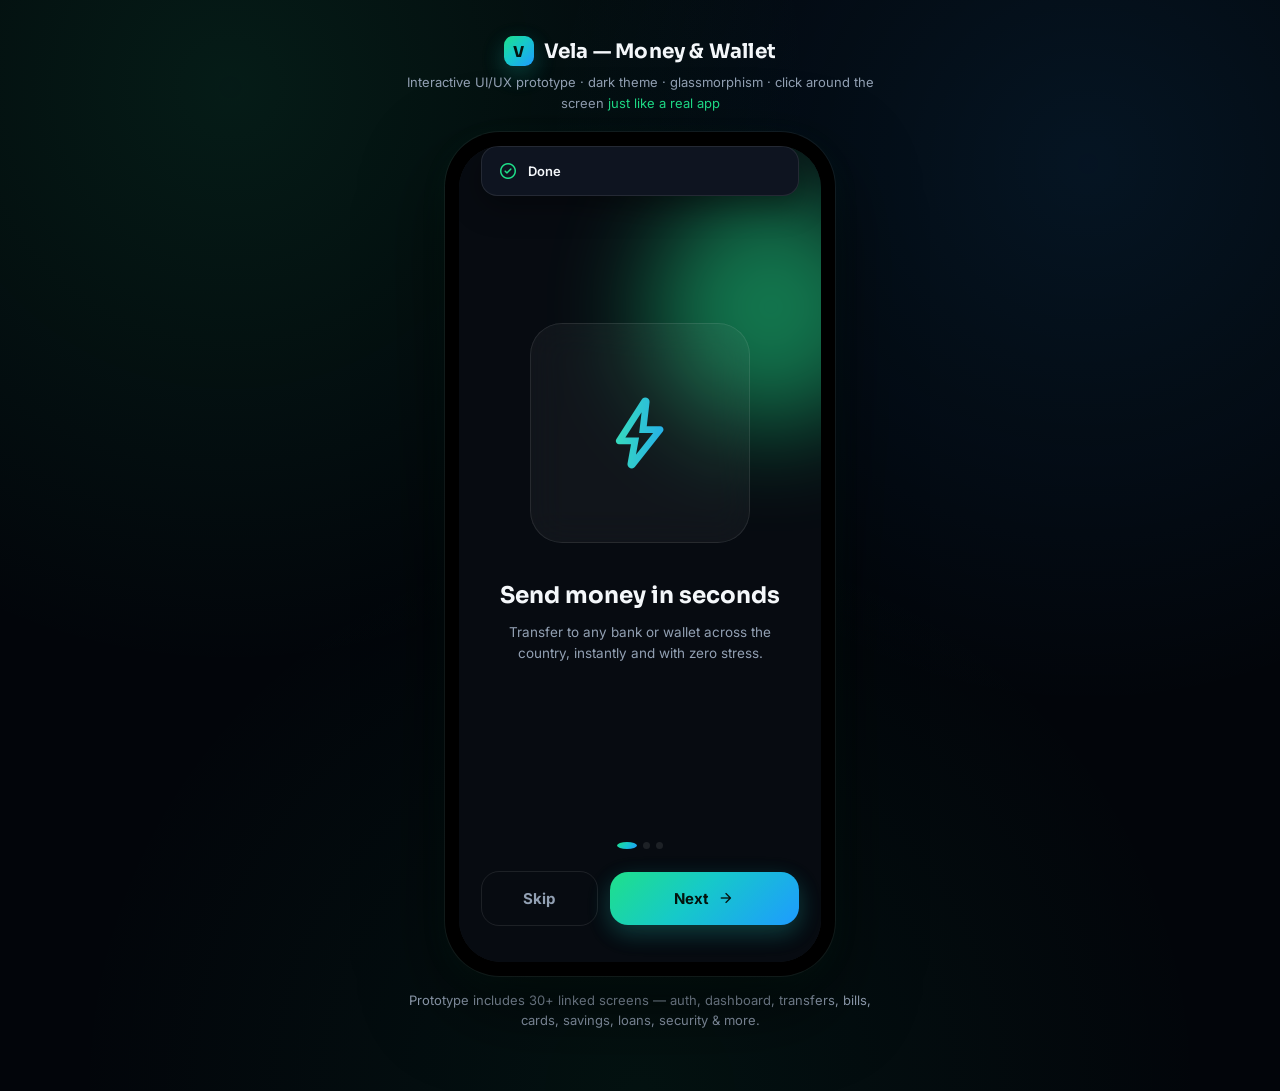
<file: index.html>
<!DOCTYPE html>
<html lang="en">
<head>
  <!-- ═══════════════ PWA META & MANIFEST ═══════════════ -->
  <meta name="application-name" content="Vela">
  <meta name="description" content="Send money, pay bills, save and invest — all in one beautiful wallet app.">
  <meta name="theme-color" content="#1FE08A">
  <meta name="mobile-web-app-capable" content="yes">
  <meta name="apple-mobile-web-app-capable" content="yes">
  <meta name="apple-mobile-web-app-status-bar-style" content="black-translucent">
  <meta name="apple-mobile-web-app-title" content="Vela">
  <meta name="msapplication-TileColor" content="#070B11">
  <meta name="msapplication-TileImage" content="icons/icon-144x144.png">
  <meta name="msapplication-config" content="browserconfig.xml">

  <!-- Manifest -->
  <link rel="manifest" href="manifest.json">

  <!-- Favicon -->
  <link rel="icon" type="image/png" sizes="32x32" href="icons/favicon-32x32.png">
  <link rel="icon" type="image/svg+xml" href="images/logo.svg">

  <!-- Apple Touch Icons -->
  <link rel="apple-touch-icon" href="icons/apple-touch-icon.png">
  <link rel="apple-touch-icon" sizes="152x152" href="icons/icon-152x152.png">
  <link rel="apple-touch-icon" sizes="192x192" href="icons/icon-192x192.png">

  <!-- Apple Splash Screens (portrait, common sizes) -->
  <meta name="apple-mobile-web-app-status-bar-style" content="black-translucent">
  <!-- ════════════════════════════════════════════════════ -->

<meta charset="UTF-8">
<meta name="viewport" content="width=device-width, initial-scale=1.0">
<title>Vela — Money Transfer & Digital Wallet</title>
<link rel="preconnect" href="https://fonts.googleapis.com">
<link href="https://fonts.googleapis.com/css2?family=Sora:wght@400;500;600;700;800&family=Inter:wght@400;500;600;700;800&family=Material+Symbols+Rounded:opsz,wght,FILL@20,400,0..1" rel="stylesheet">

  <link rel="stylesheet" href="style.css">
</head>
<body>

<div class="stage">
  <div class="stage-header">
    <div class="brand"><span class="mark">V</span> Vela — Money & Wallet</div>
    <p>Interactive UI/UX prototype · dark theme · glassmorphism · click around the screen <span class="hint">just like a real app</span></p>
  </div>

  <div class="phone-frame">
    <div class="phone-screen-wrap">
      <div class="notch"></div>
      <div class="status-bar">
        <span id="clock">9:41</span>
        <div class="icons">
          <span class="material-symbols-rounded">signal_cellular_alt</span>
          <span class="material-symbols-rounded">wifi</span>
          <span class="material-symbols-rounded">battery_full</span>
        </div>
      </div>

      <div class="screens" id="screens">
        <!-- ============================================================ -->
        <!-- SCREEN: SPLASH -->
        <!-- ============================================================ -->
        <div class="screen active" id="screen-splash" style="align-items:center; justify-content:center; position:relative; overflow:hidden;">
          <div class="blob" style="width:260px;height:260px; background:var(--green); top:10%; left:-60px;"></div>
          <div class="blob" style="width:220px;height:220px; background:var(--blue); bottom:12%; right:-50px; animation-delay:2s;"></div>
          <div style="position:relative; z-index:2; display:flex; flex-direction:column; align-items:center; gap:18px;">
            <div style="width:84px;height:84px;border-radius:26px;background:var(--grad); display:flex;align-items:center;justify-content:center; box-shadow:var(--shadow-glow);">
              <span style="font-family:var(--font-display); font-weight:800; font-size:40px; color:#04140E;">V</span>
            </div>
            <div style="text-align:center;">
              <div style="font-family:var(--font-display); font-weight:800; font-size:26px; letter-spacing:-0.5px;">Vela</div>
              <div class="muted tiny" style="margin-top:4px;">Money, moved beautifully</div>
            </div>
          </div>
          <div style="position:absolute; bottom:54px; display:flex; flex-direction:column; align-items:center; gap:10px; z-index:2;">
            <div style="width:130px; height:3px; border-radius:3px; background:var(--surface-2); overflow:hidden;">
              <div style="width:60%; height:100%; background:var(--grad); border-radius:3px; animation:loadbar 1.6s ease-in-out infinite;"></div>
            </div>
            <span class="tiny muted">Secured by 256-bit encryption</span>
          </div>
        </div>
        <!-- ============================================================ -->
        <!-- ONBOARDING -->
        <!-- ============================================================ -->
        <div class="screen" id="screen-onboard-1">
          <div style="flex:1; display:flex; flex-direction:column; align-items:center; justify-content:center; position:relative; padding:0 30px; text-align:center; overflow:hidden;">
            <div class="blob" style="width:240px;height:240px;background:var(--green); top:6%; right:-70px;"></div>
            <div class="glass" style="width:220px; height:220px; border-radius:32px; display:flex; align-items:center; justify-content:center; margin-bottom:38px; position:relative; z-index:2;">
              <span class="material-symbols-rounded" style="font-size:90px; background:var(--grad-text); -webkit-background-clip:text; background-clip:text; color:transparent;">bolt</span>
            </div>
            <h2 style="font-family:var(--font-display); font-size:23px; font-weight:700; margin-bottom:12px; position:relative; z-index:2;">Send money in seconds</h2>
            <p class="muted" style="font-size:13.5px; line-height:1.6; position:relative; z-index:2;">Transfer to any bank or wallet across the country, instantly and with zero stress.</p>
          </div>
          <div class="screen-content" style="padding-bottom:36px;">
            <div class="dots-indicator" style="margin-bottom:22px;"><span class="dd on"></span><span class="dd"></span><span class="dd"></span></div>
            <div class="row" style="gap:12px;">
              <button class="btn btn-ghost" style="flex:1;" data-goto="login">Skip</button>
              <button class="btn btn-primary" style="flex:2;" data-goto="onboard-2">Next <span class="material-symbols-rounded" style="font-size:18px;">arrow_forward</span></button>
            </div>
          </div>
        </div>

        <div class="screen" id="screen-onboard-2">
          <div style="flex:1; display:flex; flex-direction:column; align-items:center; justify-content:center; position:relative; padding:0 30px; text-align:center; overflow:hidden;">
            <div class="blob" style="width:240px;height:240px;background:var(--blue); top:8%; left:-70px;"></div>
            <div class="glass" style="width:220px; height:220px; border-radius:32px; display:flex; align-items:center; justify-content:center; margin-bottom:38px; position:relative; z-index:2;">
              <span class="material-symbols-rounded" style="font-size:90px; background:var(--grad-text); -webkit-background-clip:text; background-clip:text; color:transparent;">receipt_long</span>
            </div>
            <h2 style="font-family:var(--font-display); font-size:23px; font-weight:700; margin-bottom:12px; position:relative; z-index:2;">Pay every bill in one app</h2>
            <p class="muted" style="font-size:13.5px; line-height:1.6; position:relative; z-index:2;">Airtime, data, electricity, TV and more — pay instantly without leaving the house.</p>
          </div>
          <div class="screen-content" style="padding-bottom:36px;">
            <div class="dots-indicator" style="margin-bottom:22px;"><span class="dd"></span><span class="dd on"></span><span class="dd"></span></div>
            <div class="row" style="gap:12px;">
              <button class="btn btn-ghost" style="flex:1;" data-goto="login">Skip</button>
              <button class="btn btn-primary" style="flex:2;" data-goto="onboard-3">Next <span class="material-symbols-rounded" style="font-size:18px;">arrow_forward</span></button>
            </div>
          </div>
        </div>

        <div class="screen" id="screen-onboard-3">
          <div style="flex:1; display:flex; flex-direction:column; align-items:center; justify-content:center; position:relative; padding:0 30px; text-align:center; overflow:hidden;">
            <div class="blob" style="width:240px;height:240px;background:var(--green); bottom:8%; right:-70px;"></div>
            <div class="glass" style="width:220px; height:220px; border-radius:32px; display:flex; align-items:center; justify-content:center; margin-bottom:38px; position:relative; z-index:2;">
              <span class="material-symbols-rounded" style="font-size:90px; background:var(--grad-text); -webkit-background-clip:text; background-clip:text; color:transparent;">shield_lock</span>
            </div>
            <h2 style="font-family:var(--font-display); font-size:23px; font-weight:700; margin-bottom:12px; position:relative; z-index:2;">Your money, fully protected</h2>
            <p class="muted" style="font-size:13.5px; line-height:1.6; position:relative; z-index:2;">Biometric login, PIN protection and bank-grade encryption keep your wallet safe.</p>
          </div>
          <div class="screen-content" style="padding-bottom:36px;">
            <div class="dots-indicator" style="margin-bottom:22px;"><span class="dd"></span><span class="dd"></span><span class="dd on"></span></div>
            <button class="btn btn-primary" data-goto="signup">Get Started <span class="material-symbols-rounded" style="font-size:18px;">arrow_forward</span></button>
            <div style="text-align:center; margin-top:14px;"><span class="tiny muted">Already have an account? </span><a class="tiny" style="color:var(--green); font-weight:700;" data-goto="login">Log in</a></div>
          </div>
        </div>

        <!-- ============================================================ -->
        <!-- LOGIN -->
        <!-- ============================================================ -->
        <div class="screen" id="screen-login">
          <div class="screen-scroll"><div class="screen-content">
            <div class="top-pad"></div>
            <h1 style="font-family:var(--font-display); font-size:27px; font-weight:800;">Welcome back</h1>
            <p class="muted" style="font-size:13.5px; margin-top:6px;">Log in to continue to your wallet</p>

            <div style="margin-top:30px;">
              <div class="field">
                <label>Phone number or email</label>
                <div class="input-wrap"><span class="material-symbols-rounded">person</span><input type="text" placeholder="daniel@example.com" value="daniel@example.com"></div>
              </div>
              <div class="field">
                <label>Password</label>
                <div class="input-wrap"><span class="material-symbols-rounded">lock</span><input type="password" placeholder="••••••••" value="••••••••"><span class="material-symbols-rounded toggle-eye">visibility</span></div>
              </div>
              <div style="text-align:right; margin-bottom:22px;"><a class="tiny" style="color:var(--green); font-weight:700;" data-goto="forgot-password">Forgot password?</a></div>
              <button class="btn btn-primary" data-goto="biometric-login">Log In</button>

              <div class="row" style="margin:22px 0; gap:10px;">
                <div class="divider" style="flex:1; margin:0;"></div><span class="tiny muted">or continue with</span><div class="divider" style="flex:1; margin:0;"></div>
              </div>
              <div class="row" style="gap:12px;">
                <button class="btn btn-secondary" style="flex:1;"><span class="material-symbols-rounded">fingerprint</span> Fingerprint</button>
                <button class="btn btn-secondary" style="flex:1;"><span class="material-symbols-rounded">face</span> Face ID</button>
              </div>
            </div>
          </div></div>
          <div class="screen-content" style="padding:14px 22px 30px; text-align:center;">
            <span class="tiny muted">Don't have an account? </span><a class="tiny" style="color:var(--green); font-weight:700;" data-goto="signup">Sign up</a>
          </div>
        </div>

        <!-- ============================================================ -->
        <!-- SIGN UP -->
        <!-- ============================================================ -->
        <div class="screen" id="screen-signup">
          <div class="screen-scroll"><div class="screen-content">
            <div class="topbar" style="padding:62px 0 0;"><button class="icon-btn" data-back><span class="material-symbols-rounded">arrow_back</span></button><div></div></div>
            <h1 style="font-family:var(--font-display); font-size:27px; font-weight:800; margin-top:14px;">Create your account</h1>
            <p class="muted" style="font-size:13.5px; margin-top:6px;">It only takes a minute to get started</p>

            <div style="margin-top:26px;">
              <div class="field"><label>Full name</label><div class="input-wrap"><span class="material-symbols-rounded">badge</span><input type="text" placeholder="John Doe"></div></div>
              <div class="field"><label>Phone number</label><div class="input-wrap"><span class="material-symbols-rounded">call</span><input type="text" placeholder="+234 801 234 5678"></div></div>
              <div class="field"><label>Email address</label><div class="input-wrap"><span class="material-symbols-rounded">mail</span><input type="text" placeholder="you@example.com"></div></div>
              <div class="field"><label>Create password</label><div class="input-wrap"><span class="material-symbols-rounded">lock</span><input type="password" placeholder="Min. 8 characters"><span class="material-symbols-rounded toggle-eye">visibility</span></div></div>
              <div class="row" style="margin:16px 0 22px; gap:9px; align-items:flex-start;">
                <div style="width:18px;height:18px;border-radius:6px;background:var(--grad); flex-shrink:0; margin-top:1px; display:flex;align-items:center;justify-content:center;"><span class="material-symbols-rounded" style="font-size:13px; color:#04140E;">check</span></div>
                <span class="tiny muted" style="line-height:1.5;">I agree to Vela's <a style="color:var(--green); font-weight:600;">Terms & Conditions</a> and <a style="color:var(--green); font-weight:600;">Privacy Policy</a></span>
              </div>
              <button class="btn btn-primary" data-goto="otp">Create Account</button>
            </div>
          </div></div>
        </div>

        <!-- ============================================================ -->
        <!-- FORGOT PASSWORD -->
        <!-- ============================================================ -->
        <div class="screen" id="screen-forgot-password">
          <div class="screen-scroll"><div class="screen-content">
            <div class="topbar" style="padding:62px 0 0;"><button class="icon-btn" data-back><span class="material-symbols-rounded">arrow_back</span></button><div></div></div>
            <div class="glass" style="width:64px;height:64px;border-radius:20px; display:flex;align-items:center;justify-content:center; margin-top:22px;">
              <span class="material-symbols-rounded" style="font-size:30px; color:var(--green);">key</span>
            </div>
            <h1 style="font-family:var(--font-display); font-size:24px; font-weight:800; margin-top:18px;">Forgot password?</h1>
            <p class="muted" style="font-size:13.5px; margin-top:6px; line-height:1.6;">Enter the email linked to your account and we'll send a reset code.</p>
            <div style="margin-top:26px;">
              <div class="field"><label>Email address</label><div class="input-wrap"><span class="material-symbols-rounded">mail</span><input type="text" placeholder="you@example.com" value="daniel@example.com"></div></div>
              <button class="btn btn-primary" data-goto="otp">Send Reset Code</button>
            </div>
          </div></div>
        </div>

        <!-- ============================================================ -->
        <!-- OTP VERIFICATION -->
        <!-- ============================================================ -->
        <div class="screen" id="screen-otp">
          <div class="screen-scroll"><div class="screen-content">
            <div class="topbar" style="padding:62px 0 0;"><button class="icon-btn" data-back><span class="material-symbols-rounded">arrow_back</span></button><div></div></div>
            <div class="glass" style="width:64px;height:64px;border-radius:20px; display:flex;align-items:center;justify-content:center; margin-top:22px;">
              <span class="material-symbols-rounded" style="font-size:30px; color:var(--blue);">sms</span>
            </div>
            <h1 style="font-family:var(--font-display); font-size:24px; font-weight:800; margin-top:18px;">Verify your number</h1>
            <p class="muted" style="font-size:13.5px; margin-top:6px; line-height:1.6;">Enter the 4-digit code sent to <b style="color:var(--text-1);">+234 801 *** 5678</b></p>
            <div class="otp-row">
              <input maxlength="1" value="4"><input maxlength="1" value="2"><input maxlength="1" value="9"><input maxlength="1">
            </div>
            <div style="text-align:center; margin-bottom:22px;"><span class="tiny muted">Didn't get a code? </span><a class="tiny" style="color:var(--green); font-weight:700;" onclick="toast('Code resent')">Resend in 0:32</a></div>
            <button class="btn btn-primary" data-goto="create-pin">Verify & Continue</button>
          </div></div>
        </div>

        <!-- ============================================================ -->
        <!-- CREATE TRANSACTION PIN -->
        <!-- ============================================================ -->
        <div class="screen" id="screen-create-pin">
          <div class="screen-content" style="flex:1; display:flex; flex-direction:column;">
            <div class="topbar" style="padding:62px 0 0;"><button class="icon-btn" data-back><span class="material-symbols-rounded">arrow_back</span></button><div></div></div>
            <div style="text-align:center; margin-top:18px;">
              <h1 style="font-family:var(--font-display); font-size:22px; font-weight:800;">Create transaction PIN</h1>
              <p class="muted" style="font-size:13px; margin-top:8px; line-height:1.6;">This 4-digit PIN secures every transfer & payment you make</p>
              <div class="pin-dots" id="pinDots">
                <div class="d filled"></div><div class="d filled"></div><div class="d"></div><div class="d"></div>
              </div>
            </div>
            <div style="flex:1;"></div>
            <div class="keypad" style="margin-bottom:30px;">
              <button>1</button><button>2</button><button>3</button>
              <button>4</button><button>5</button><button>6</button>
              <button>7</button><button>8</button><button>9</button>
              <button class="fn"><span class="material-symbols-rounded">fingerprint</span></button>
              <button>0</button>
              <button class="fn" onclick="document.querySelectorAll('#pinDots .d')[3].classList.remove('filled')"><span class="material-symbols-rounded">backspace</span></button>
            </div>
            <button class="btn btn-primary" style="margin:0 22px 26px;" data-goto="biometric-setup">Confirm PIN</button>
          </div>
        </div>

        <!-- ============================================================ -->
        <!-- BIOMETRIC SETUP -->
        <!-- ============================================================ -->
        <div class="screen" id="screen-biometric-setup">
          <div class="screen-content" style="flex:1; display:flex; flex-direction:column; align-items:center; justify-content:center; text-align:center;">
            <div style="position:relative; width:140px; height:140px; display:flex; align-items:center; justify-content:center; margin-bottom:30px;">
              <div style="position:absolute; inset:0; border-radius:50%; background:var(--grad-soft); animation:pulse 2s infinite;"></div>
              <span class="material-symbols-rounded" style="font-size:70px; background:var(--grad-text); -webkit-background-clip:text; background-clip:text; color:transparent;">fingerprint</span>
            </div>
            <h1 style="font-family:var(--font-display); font-size:22px; font-weight:800;">Enable biometric login</h1>
            <p class="muted" style="font-size:13.5px; margin-top:10px; line-height:1.6; max-width:280px;">Use your fingerprint or Face ID to log in faster and keep your wallet extra secure.</p>
          </div>
          <div class="screen-content" style="padding-bottom:36px;">
            <button class="btn btn-primary" onclick="toast('Fingerprint enabled')" data-goto="home" style="margin-bottom:10px;"><span class="material-symbols-rounded" style="font-size:18px;">fingerprint</span> Enable Fingerprint</button>
            <button class="btn btn-secondary" onclick="toast('Face ID enabled')" data-goto="home" style="margin-bottom:10px;"><span class="material-symbols-rounded" style="font-size:18px;">face</span> Enable Face ID</button>
            <button class="btn btn-ghost" data-goto="home">Maybe later</button>
          </div>
        </div>

        <!-- ============================================================ -->
        <!-- BIOMETRIC LOGIN PROMPT -->
        <!-- ============================================================ -->
        <div class="screen" id="screen-biometric-login">
          <div class="screen-content" style="flex:1; display:flex; flex-direction:column; align-items:center; justify-content:center; text-align:center; position:relative; overflow:hidden;">
            <div class="blob" style="width:220px;height:220px;background:var(--blue); top:10%; right:-60px;"></div>
            <div class="avatar" style="width:70px;height:70px;border-radius:22px; font-size:22px; margin-bottom:18px; position:relative; z-index:2;">DO</div>
            <div style="font-weight:700; font-size:16px; position:relative; z-index:2;">Daniel Okafor</div>
            <div class="muted tiny" style="margin-top:4px; position:relative; z-index:2;">Use Face ID to continue</div>
            <div style="position:relative; width:120px; height:120px; display:flex; align-items:center; justify-content:center; margin:36px 0; z-index:2;" onclick="toast('Face ID recognized')">
              <div style="position:absolute; inset:0; border-radius:36px; border:2px solid var(--surface-border);"></div>
              <span class="material-symbols-rounded" style="font-size:54px; color:var(--green);">face</span>
            </div>
            <button class="btn btn-primary" style="position:relative; z-index:2; width:auto; padding:14px 30px;" data-goto="home">Continue</button>
          </div>
        </div>

        <!-- ============================================================ -->
        <!-- HOME / DASHBOARD -->
        <!-- ============================================================ -->
        <div class="screen" id="screen-home">
          <div class="screen-scroll"><div class="screen-content">
            <div class="topbar" style="padding:58px 0 0;">
              <div class="row">
                <div class="avatar">DO</div>
                <div>
                  <div class="tiny muted">Good evening 👋</div>
                  <div style="font-weight:700; font-size:15px;">Daniel Okafor</div>
                </div>
              </div>
              <div class="row" style="gap:8px;">
                <button class="icon-btn" data-goto="kyc-verification"><span class="material-symbols-rounded" style="font-size:18px; color:var(--amber);">verified</span></button>
                <button class="icon-btn" data-goto="notifications" style="position:relative;"><span class="material-symbols-rounded">notifications</span><span style="position:absolute; top:7px; right:8px; width:7px; height:7px; border-radius:50%; background:var(--red);"></span></button>
              </div>
            </div>

            <!-- balance card -->
            <div class="glass" style="margin-top:18px; padding:22px; position:relative; overflow:hidden;">
              <div class="blob" style="width:160px;height:160px; background:var(--green); top:-50px; right:-40px; opacity:.35;"></div>
              <div class="blob" style="width:140px;height:140px; background:var(--blue); bottom:-50px; left:-30px; opacity:.3; animation-delay:1.5s;"></div>
              <div style="position:relative; z-index:2;">
                <div class="row between">
                  <span class="tiny muted">Available Balance</span>
                  <span class="material-symbols-rounded" style="font-size:18px; color:var(--text-2);" id="eyeToggle" onclick="toggleBalance()">visibility</span>
                </div>
                <div class="display-num" id="balanceText" style="font-size:32px; margin-top:8px;">₦248,650.75</div>
                <div class="row between" style="margin-top:18px;">
                  <div>
                    <div class="tiny muted">Account Number</div>
                    <div style="font-weight:700; font-size:13px; margin-top:2px;">8821 0046 7732 · Vela MFB</div>
                  </div>
                  <button class="icon-btn" style="width:32px;height:32px;" onclick="toast('Account number copied')"><span class="material-symbols-rounded" style="font-size:16px;">content_copy</span></button>
                </div>
                <div class="row between" style="margin-top:10px;">
                  <div>
                    <div class="tiny muted">Wallet ID</div>
                    <div style="font-weight:700; font-size:13px; margin-top:2px;">VLA-209384-NG</div>
                  </div>
                  <button class="icon-btn" style="width:32px;height:32px;" onclick="toast('Wallet ID copied')"><span class="material-symbols-rounded" style="font-size:16px;">content_copy</span></button>
                </div>
                <div class="row" style="gap:10px; margin-top:20px;">
                  <button class="btn btn-primary" style="flex:1; padding:13px;" data-goto="receive">Add Money</button>
                  <button class="btn btn-secondary" style="flex:1; padding:13px;" data-goto="send-money">Withdraw</button>
                </div>
              </div>
            </div>

            <!-- stat row -->
            <div class="row" style="gap:10px; margin-top:14px;">
              <div class="card" style="flex:1; padding:14px;" data-goto="finance-hub">
                <span class="material-symbols-rounded" style="color:var(--green); font-size:18px;">savings</span>
                <div class="tiny muted" style="margin-top:8px;">Savings</div>
                <div style="font-weight:700; font-size:13.5px; font-family:var(--font-display); margin-top:2px;">₦1,320,400</div>
              </div>
              <div class="card" style="flex:1; padding:14px;" data-goto="rewards">
                <span class="material-symbols-rounded" style="color:var(--blue); font-size:18px;">redeem</span>
                <div class="tiny muted" style="margin-top:8px;">Cashback</div>
                <div style="font-weight:700; font-size:13.5px; font-family:var(--font-display); margin-top:2px;">₦4,250.00</div>
              </div>
              <div class="card" style="flex:1; padding:14px;" data-goto="rewards">
                <span class="material-symbols-rounded" style="color:var(--amber); font-size:18px;">star</span>
                <div class="tiny muted" style="margin-top:8px;">Points</div>
                <div style="font-weight:700; font-size:13.5px; font-family:var(--font-display); margin-top:2px;">1,280 pts</div>
              </div>
            </div>

            <!-- quick actions -->
            <div class="section-title"><h3>Quick Actions</h3></div>
            <div class="grid-4" id="quickActions"></div>

            <!-- analytics -->
            <div class="section-title"><h3>Transaction Analytics</h3><span class="link" data-goto="transactions">See report</span></div>
            <div class="card">
              <div class="row between"><span class="tiny muted">This week</span><span class="chip success">▲ 12.4%</span></div>
              <div class="row" style="align-items:flex-end; gap:8px; height:90px; margin-top:16px;" id="chartBars"></div>
              <div class="row between" style="margin-top:6px;">
                <span class="tiny muted">Mon</span><span class="tiny muted">Tue</span><span class="tiny muted">Wed</span><span class="tiny muted">Thu</span><span class="tiny muted">Fri</span><span class="tiny muted">Sat</span><span class="tiny muted">Sun</span>
              </div>
              <div class="divider"></div>
              <div class="row between">
                <div class="row" style="gap:8px;"><span style="width:9px;height:9px;border-radius:3px;background:var(--green);"></span><span class="tiny muted">Money In · ₦612,000</span></div>
              </div>
              <div class="row between" style="margin-top:8px;">
                <div class="row" style="gap:8px;"><span style="width:9px;height:9px;border-radius:3px;background:var(--blue);"></span><span class="tiny muted">Money Out · ₦398,200</span></div>
              </div>
            </div>

            <!-- recent transactions -->
            <div class="section-title"><h3>Recent Transactions</h3><span class="link" data-goto="transactions">See all</span></div>
            <div class="card" style="padding:6px 16px;" id="recentTxnList"></div>
          </div></div>
        </div>

        <!-- ============================================================ -->
        <!-- NOTIFICATIONS -->
        <!-- ============================================================ -->
        <div class="screen" id="screen-notifications">
          <div class="screen-scroll"><div class="screen-content">
            <div class="topbar"><button class="icon-btn" data-back><span class="material-symbols-rounded">arrow_back</span></button><h1>Notifications</h1><span style="width:38px;"></span></div>
            <div class="section-title" style="margin-top:4px;"><h3 style="font-size:12.5px; color:var(--text-2); text-transform:uppercase; letter-spacing:0.5px;">Today</h3></div>
            <div class="card" style="padding:4px 16px;">
              <div class="list-item">
                <div class="ic" style="background:var(--green-soft);"><span class="material-symbols-rounded" style="color:var(--green); font-size:20px;">south_west</span></div>
                <div class="meta"><div class="t1">Money received</div><div class="t2">₦45,000 from Chiamaka Eze</div></div>
                <div class="end"><div class="t2">2m ago</div></div>
              </div>
              <div class="divider" style="margin:4px 0;"></div>
              <div class="list-item" data-goto="bill-pay">
                <div class="ic" style="background:var(--blue-soft);"><span class="material-symbols-rounded" style="color:var(--blue); font-size:20px;">bolt</span></div>
                <div class="meta"><div class="t1">Electricity bill paid</div><div class="t2">IKEDC token delivered</div></div>
                <div class="end"><div class="t2">1h ago</div></div>
              </div>
              <div class="divider" style="margin:4px 0;"></div>
              <div class="list-item">
                <div class="ic" style="background:rgba(255,179,71,0.12);"><span class="material-symbols-rounded" style="color:var(--amber); font-size:20px;">redeem</span></div>
                <div class="meta"><div class="t1">Cashback earned</div><div class="t2">₦120 added to your wallet</div></div>
                <div class="end"><div class="t2">3h ago</div></div>
              </div>
            </div>
            <div class="section-title"><h3 style="font-size:12.5px; color:var(--text-2); text-transform:uppercase; letter-spacing:0.5px;">Earlier</h3></div>
            <div class="card" style="padding:4px 16px;">
              <div class="list-item">
                <div class="ic"><span class="material-symbols-rounded" style="font-size:20px;">shield_lock</span></div>
                <div class="meta"><div class="t1">New device login</div><div class="t2">iPhone 15 Pro · Lagos, NG</div></div>
                <div class="end"><div class="t2">Yesterday</div></div>
              </div>
              <div class="divider" style="margin:4px 0;"></div>
              <div class="list-item">
                <div class="ic"><span class="material-symbols-rounded" style="font-size:20px;">campaign</span></div>
                <div class="meta"><div class="t1">Refer & earn ₦1,000</div><div class="t2">Invite friends to Vela</div></div>
                <div class="end"><div class="t2">2d ago</div></div>
              </div>
            </div>
          </div></div>
        </div>

        <!-- ============================================================ -->
        <!-- SEND MONEY — RECIPIENT -->
        <!-- ============================================================ -->
        <div class="screen" id="screen-send-money">
          <div class="screen-scroll"><div class="screen-content">
            <div class="topbar"><button class="icon-btn" data-back><span class="material-symbols-rounded">arrow_back</span></button><h1>Send Money</h1><span style="width:38px;"></span></div>
            <div class="row glass" style="padding:4px; margin-top:6px;">
              <button class="btn" id="tabBank" onclick="setSendTab('bank')" style="flex:1; padding:11px; background:var(--grad); color:#04140E; font-size:13px;">Bank Transfer</button>
              <button class="btn" id="tabWallet" onclick="setSendTab('wallet')" style="flex:1; padding:11px; background:transparent; color:var(--text-2); font-size:13px;">Wallet Transfer</button>
            </div>
            <div class="input-wrap" style="margin-top:16px;"><span class="material-symbols-rounded">search</span><input type="text" placeholder="Search bank, name or account number"></div>

            <div class="section-title"><h3>Recent Recipients</h3></div>
            <div class="row" style="gap:14px; overflow-x:auto; padding-bottom:6px;">
              <button class="grid-icon-item" data-goto="send-amount"><div class="avatar" style="border-radius:50%;">CE</div><span class="lbl">Chiamaka</span></button>
              <button class="grid-icon-item" data-goto="send-amount"><div class="avatar" style="border-radius:50%; background:linear-gradient(135deg,#1E9BFF,#1FE08A);">TJ</div><span class="lbl">Tunde J.</span></button>
              <button class="grid-icon-item" data-goto="send-amount"><div class="avatar" style="border-radius:50%; background:linear-gradient(135deg,#FFB347,#FF5C72);">AB</div><span class="lbl">Amaka B.</span></button>
              <button class="grid-icon-item" data-goto="send-amount"><div class="avatar" style="border-radius:50%; background:var(--surface-2); color:var(--text-2);">+</div><span class="lbl">New</span></button>
            </div>

            <div class="section-title"><h3>All Contacts</h3></div>
            <div class="card" style="padding:4px 16px;" id="recipientList"></div>
          </div></div>
        </div>

        <!-- ============================================================ -->
        <!-- SEND MONEY — AMOUNT / CONFIRM -->
        <!-- ============================================================ -->
        <div class="screen" id="screen-send-amount">
          <div class="screen-scroll"><div class="screen-content">
            <div class="topbar"><button class="icon-btn" data-back><span class="material-symbols-rounded">arrow_back</span></button><h1>Enter Amount</h1><span style="width:38px;"></span></div>
            <div class="card row" style="margin-top:8px; gap:12px;">
              <div class="avatar" style="border-radius:50%;">CE</div>
              <div style="flex:1;">
                <div style="font-weight:700; font-size:14px;">Chiamaka Eze</div>
                <div class="tiny muted" style="margin-top:2px;">8102 9934 410 · GTBank</div>
              </div>
              <span class="material-symbols-rounded" style="color:var(--text-2);">verified</span>
            </div>

            <div style="text-align:center; margin:34px 0 10px;">
              <div class="tiny muted">Enter amount</div>
              <div class="row" style="justify-content:center; align-items:flex-end; gap:4px; margin-top:6px;">
                <span class="display-num" style="font-size:24px; margin-bottom:6px;">₦</span>
                <span class="display-num" style="font-size:44px;">15,000</span>
              </div>
              <div class="tiny muted" style="margin-top:6px;">Fee: ₦25.00 · Balance: ₦248,650.75</div>
            </div>

            <div class="row" style="gap:8px; justify-content:center; margin-bottom:24px;">
              <span class="chip">+₦1,000</span><span class="chip">+₦5,000</span><span class="chip">+₦10,000</span><span class="chip">Max</span>
            </div>

            <div class="field"><label>What's this for? (optional)</label><div class="input-wrap"><span class="material-symbols-rounded">edit_note</span><input type="text" placeholder="e.g. Rent contribution"></div></div>
            <div class="row between card" style="margin-top:8px; padding:14px 16px;">
              <span class="tiny" style="font-weight:600;">Save as beneficiary</span>
              <div class="switch on"></div>
            </div>
          </div></div>
          <div class="screen-content" style="padding-bottom:30px;">
            <button class="btn btn-primary" onclick="openSheet('confirmSheet')">Continue</button>
          </div>

          <div class="bottom-sheet-overlay" id="confirmSheet">
            <div class="bottom-sheet">
              <div class="sheet-handle"></div>
              <h3 style="font-family:var(--font-display); font-size:17px; text-align:center; margin-bottom:18px;">Confirm Transfer</h3>
              <div style="text-align:center; margin-bottom:18px;">
                <div class="display-num" style="font-size:30px;">₦15,000.00</div>
                <div class="tiny muted" style="margin-top:4px;">to Chiamaka Eze · GTBank</div>
              </div>
              <div class="divider"></div>
              <div class="row between" style="margin-bottom:10px;"><span class="tiny muted">Transfer fee</span><span class="tiny" style="font-weight:600;">₦25.00</span></div>
              <div class="row between" style="margin-bottom:10px;"><span class="tiny muted">Total debit</span><span class="tiny" style="font-weight:600;">₦15,025.00</span></div>
              <div class="row between" style="margin-bottom:18px;"><span class="tiny muted">Arrives</span><span class="tiny" style="font-weight:600; color:var(--green);">Instantly</span></div>
              <button class="btn btn-primary" onclick="closeSheet('confirmSheet'); go('send-pin')">Slide to Confirm</button>
              <button class="btn btn-ghost" style="margin-top:10px;" onclick="closeSheet('confirmSheet')">Cancel</button>
            </div>
          </div>
        </div>

        <!-- ============================================================ -->
        <!-- SEND — PIN CONFIRM -->
        <!-- ============================================================ -->
        <div class="screen" id="screen-send-pin">
          <div class="screen-content" style="flex:1; display:flex; flex-direction:column;">
            <div class="topbar" style="padding:62px 0 0;"><button class="icon-btn" data-back><span class="material-symbols-rounded">arrow_back</span></button><div></div></div>
            <div style="text-align:center; margin-top:18px;">
              <h1 style="font-family:var(--font-display); font-size:20px; font-weight:800;">Enter your PIN</h1>
              <p class="muted" style="font-size:13px; margin-top:8px;">Confirm ₦15,000.00 to Chiamaka Eze</p>
              <div class="pin-dots"><div class="d filled"></div><div class="d filled"></div><div class="d filled"></div><div class="d"></div></div>
            </div>
            <div style="flex:1;"></div>
            <div class="keypad" style="margin-bottom:30px;">
              <button>1</button><button>2</button><button>3</button>
              <button>4</button><button>5</button><button>6</button>
              <button>7</button><button>8</button><button>9</button>
              <button class="fn"><span class="material-symbols-rounded">fingerprint</span></button>
              <button onclick="go('send-success')">0</button>
              <button class="fn"><span class="material-symbols-rounded">backspace</span></button>
            </div>
          </div>
        </div>

        <!-- ============================================================ -->
        <!-- SEND — SUCCESS -->
        <!-- ============================================================ -->
        <div class="screen" id="screen-send-success">
          <div class="screen-content" style="flex:1; display:flex; flex-direction:column; align-items:center; justify-content:center; text-align:center; padding-top:60px;">
            <div style="width:84px;height:84px;border-radius:50%; background:var(--grad-soft); display:flex; align-items:center; justify-content:center; margin-bottom:20px;">
              <span class="material-symbols-rounded" style="font-size:46px; color:var(--green);">check_circle</span>
            </div>
            <div class="display-num" style="font-size:30px;">₦15,000.00</div>
            <div class="muted tiny" style="margin-top:6px;">sent to Chiamaka Eze</div>
            <div class="chip success" style="margin-top:14px;">Transaction Successful</div>

            <div class="card" style="width:100%; margin-top:30px; text-align:left;">
              <div class="row between" style="margin-bottom:10px;"><span class="tiny muted">Reference</span><span class="tiny" style="font-weight:600;">VLA-TXN-7782910</span></div>
              <div class="row between" style="margin-bottom:10px;"><span class="tiny muted">Date & Time</span><span class="tiny" style="font-weight:600;">Today, 4:52 PM</span></div>
              <div class="row between"><span class="tiny muted">Fee</span><span class="tiny" style="font-weight:600;">₦25.00</span></div>
            </div>
          </div>
          <div class="screen-content" style="padding-bottom:30px;">
            <div class="row" style="gap:10px; margin-bottom:10px;">
              <button class="btn btn-secondary" style="flex:1;" data-goto="transaction-details"><span class="material-symbols-rounded" style="font-size:17px;">receipt_long</span> Receipt</button>
              <button class="btn btn-secondary" style="flex:1;" onclick="toast('Receipt shared')"><span class="material-symbols-rounded" style="font-size:17px;">ios_share</span> Share</button>
            </div>
            <button class="btn btn-primary" data-goto="home">Done</button>
          </div>
        </div>

        <!-- ============================================================ -->
        <!-- RECEIVE MONEY -->
        <!-- ============================================================ -->
        <div class="screen" id="screen-receive">
          <div class="screen-scroll"><div class="screen-content">
            <div class="topbar"><button class="icon-btn" data-back><span class="material-symbols-rounded">arrow_back</span></button><h1>Receive Money</h1><span style="width:38px;"></span></div>

            <div class="glass" style="margin-top:10px; padding:24px; text-align:center;">
              <div style="width:170px; height:170px; margin:0 auto 16px; background:#fff; border-radius:18px; padding:10px;">
                <svg viewBox="0 0 100 100" width="100%" height="100%">
                  <rect width="100" height="100" fill="#fff"/>
                  <g fill="#070B11">
                    <rect x="6" y="6" width="22" height="22"/><rect x="72" y="6" width="22" height="22"/><rect x="6" y="72" width="22" height="22"/>
                    <rect x="12" y="12" width="10" height="10" fill="#fff"/><rect x="78" y="12" width="10" height="10" fill="#fff"/><rect x="12" y="78" width="10" height="10" fill="#fff"/>
                    <rect x="34" y="6" width="6" height="6"/><rect x="46" y="6" width="6" height="6"/><rect x="58" y="6" width="6" height="6"/>
                    <rect x="34" y="18" width="6" height="6"/><rect x="58" y="18" width="6" height="6"/><rect x="46" y="30" width="6" height="6"/>
                    <rect x="34" y="34" width="14" height="14"/><rect x="58" y="34" width="14" height="14"/>
                    <rect x="34" y="58" width="6" height="6"/><rect x="46" y="58" width="6" height="6"/><rect x="58" y="58" width="6" height="6"/>
                    <rect x="34" y="70" width="6" height="6"/><rect x="46" y="82" width="6" height="6"/><rect x="58" y="70" width="6" height="6"/>
                    <rect x="34" y="46" width="6" height="20"/><rect x="60" y="46" width="6" height="20"/><rect x="80" y="46" width="14" height="6"/><rect x="80" y="58" width="14" height="14"/><rect x="80" y="80" width="14" height="14"/>
                  </g>
                </svg>
              </div>
              <div style="font-weight:700; font-size:15px;">Daniel Okafor</div>
              <div class="tiny muted" style="margin-top:3px;">Scan to pay or send to my wallet</div>
              <button class="btn btn-secondary btn-sm" style="margin:14px auto 0;" onclick="toast('QR saved to gallery')"><span class="material-symbols-rounded" style="font-size:16px;">download</span> Save QR Code</button>
            </div>

            <div class="card" style="margin-top:14px;">
              <div class="row between"><span class="tiny muted">Account Number</span><button class="icon-btn" style="width:30px;height:30px;" onclick="toast('Copied')"><span class="material-symbols-rounded" style="font-size:15px;">content_copy</span></button></div>
              <div style="font-weight:700; font-size:16px; margin-top:4px;">8821 0046 7732</div>
              <div class="tiny muted">Vela Microfinance Bank</div>
              <div class="divider"></div>
              <div class="row between"><span class="tiny muted">Wallet ID</span><button class="icon-btn" style="width:30px;height:30px;" onclick="toast('Copied')"><span class="material-symbols-rounded" style="font-size:15px;">content_copy</span></button></div>
              <div style="font-weight:700; font-size:16px; margin-top:4px;">VLA-209384-NG</div>
            </div>

            <div class="row" style="gap:10px; margin-top:16px;">
              <button class="btn btn-secondary" style="flex:1;" onclick="toast('Details shared')"><span class="material-symbols-rounded" style="font-size:17px;">ios_share</span> Share Details</button>
              <button class="btn btn-primary" style="flex:1;" data-goto="request-money">Request Money</button>
            </div>
          </div></div>
        </div>

        <!-- ============================================================ -->
        <!-- SCAN QR -->
        <!-- ============================================================ -->
        <div class="screen" id="screen-scan-qr" style="background:#000;">
          <div style="flex:1; position:relative; display:flex; align-items:center; justify-content:center; overflow:hidden;">
            <div style="position:absolute; inset:0; background:linear-gradient(160deg, rgba(31,224,138,0.12), rgba(0,0,0,0.5) 60%);"></div>
            <div class="topbar" style="position:absolute; top:0; left:0; right:0; z-index:5;">
              <button class="icon-btn" data-back style="background:rgba(255,255,255,0.1);"><span class="material-symbols-rounded">arrow_back</span></button>
              <h1>Scan QR Code</h1><span style="width:38px;"></span>
            </div>
            <div style="position:relative; width:240px; height:240px; z-index:3;">
              <div style="position:absolute; top:0; left:0; width:36px; height:36px; border-top:4px solid var(--green); border-left:4px solid var(--green); border-radius:10px 0 0 0;"></div>
              <div style="position:absolute; top:0; right:0; width:36px; height:36px; border-top:4px solid var(--green); border-right:4px solid var(--green); border-radius:0 10px 0 0;"></div>
              <div style="position:absolute; bottom:0; left:0; width:36px; height:36px; border-bottom:4px solid var(--green); border-left:4px solid var(--green); border-radius:0 0 0 10px;"></div>
              <div style="position:absolute; bottom:0; right:0; width:36px; height:36px; border-bottom:4px solid var(--green); border-right:4px solid var(--green); border-radius:0 0 10px 0;"></div>
              <div style="position:absolute; left:0; right:0; top:50%; height:2px; background:var(--green); box-shadow:0 0 12px var(--green); animation:scanmove 2s ease-in-out infinite;"></div>
            </div>
            <div style="position:absolute; bottom:130px; text-align:center; z-index:4; width:100%;">
              <span class="tiny" style="background:rgba(0,0,0,0.5); padding:8px 16px; border-radius:20px;">Align QR code within frame</span>
            </div>
            <div class="row" style="position:absolute; bottom:50px; z-index:4; gap:40px;">
              <button class="icon-btn" style="background:rgba(255,255,255,0.1); width:50px; height:50px;"><span class="material-symbols-rounded">flash_on</span></button>
              <button class="icon-btn" style="background:rgba(255,255,255,0.1); width:50px; height:50px;" onclick="toast('Demo payment QR detected')"><span class="material-symbols-rounded">image</span></button>
            </div>
          </div>
        </div>

        <!-- ============================================================ -->
        <!-- REQUEST MONEY -->
        <!-- ============================================================ -->
        <div class="screen" id="screen-request-money">
          <div class="screen-scroll"><div class="screen-content">
            <div class="topbar"><button class="icon-btn" data-back><span class="material-symbols-rounded">arrow_back</span></button><h1>Request Money</h1><span style="width:38px;"></span></div>
            <div class="field" style="margin-top:8px;"><label>Request from</label><div class="input-wrap"><span class="material-symbols-rounded">person_search</span><input type="text" placeholder="Search name or phone number"></div></div>

            <div style="text-align:center; margin:30px 0 18px;">
              <div class="tiny muted">Amount to request</div>
              <div class="row" style="justify-content:center; align-items:flex-end; gap:4px; margin-top:6px;">
                <span class="display-num" style="font-size:22px; margin-bottom:4px;">₦</span><span class="display-num" style="font-size:38px;">25,000</span>
              </div>
            </div>
            <div class="field"><label>Add a note</label><div class="input-wrap"><span class="material-symbols-rounded">edit_note</span><input type="text" placeholder="What's this request for?"></div></div>
            <button class="btn btn-primary" style="margin-top:10px;" onclick="toast('Payment request sent')">Send Request</button>

            <div class="section-title"><h3>Or share your request link</h3></div>
            <div class="card row between">
              <span class="tiny" style="font-weight:600; color:var(--text-2);">vela.app/pay/dan-okafor</span>
              <button class="icon-btn" style="width:32px;height:32px;" onclick="toast('Link copied')"><span class="material-symbols-rounded" style="font-size:16px;">content_copy</span></button>
            </div>
          </div></div>
        </div>

        <!-- ============================================================ -->
        <!-- CASH DEPOSIT / WITHDRAWAL -->
        <!-- ============================================================ -->
        <div class="screen" id="screen-cash-deposit-withdraw">
          <div class="screen-scroll"><div class="screen-content">
            <div class="topbar"><button class="icon-btn" data-back><span class="material-symbols-rounded">arrow_back</span></button><h1>Cash Services</h1><span style="width:38px;"></span></div>
            <div class="row glass" style="padding:4px; margin-top:6px;">
              <button class="btn" style="flex:1; padding:11px; background:var(--grad); color:#04140E; font-size:13px;">Deposit</button>
              <button class="btn" style="flex:1; padding:11px; background:transparent; color:var(--text-2); font-size:13px;">Withdraw</button>
            </div>

            <div class="card" style="margin-top:16px;">
              <div class="row" style="gap:10px;">
                <span class="material-symbols-rounded" style="font-size:24px; color:var(--green);">storefront</span>
                <div>
                  <div style="font-weight:700; font-size:14px;">Deposit cash at an agent</div>
                  <div class="tiny muted" style="margin-top:2px;">Generate a code, pay cash, get instant credit</div>
                </div>
              </div>
              <button class="btn btn-primary" style="margin-top:14px;" onclick="toast('Deposit code generated: 481922')">Generate Deposit Code</button>
            </div>

            <div class="section-title"><h3>Nearby Agents</h3></div>
            <div class="card" style="padding:4px 16px;">
              <div class="list-item">
                <div class="ic"><span class="material-symbols-rounded" style="font-size:20px;">storefront</span></div>
                <div class="meta"><div class="t1">Vela Agent — Wuse 2</div><div class="t2">0.4km away · Open now</div></div>
                <div class="end"><span class="chip success">Active</span></div>
              </div>
              <div class="divider" style="margin:4px 0;"></div>
              <div class="list-item">
                <div class="ic"><span class="material-symbols-rounded" style="font-size:20px;">storefront</span></div>
                <div class="meta"><div class="t1">Vela Agent — Garki Mall</div><div class="t2">1.2km away · Open now</div></div>
                <div class="end"><span class="chip success">Active</span></div>
              </div>
            </div>

            <div class="section-title"><h3>Withdraw without a card</h3></div>
            <div class="card">
              <p class="tiny muted" style="line-height:1.6;">Generate a one-time code and withdraw cash at any Vela agent or partner ATM — no card needed.</p>
              <button class="btn btn-secondary" style="margin-top:12px;" onclick="toast('Withdrawal code generated: 902145')">Generate Withdrawal Code</button>
            </div>
          </div></div>
        </div>

        <!-- ============================================================ -->
        <!-- BILLS HUB -->
        <!-- ============================================================ -->
        <div class="screen" id="screen-bills-hub">
          <div class="screen-scroll"><div class="screen-content">
            <div class="topbar" style="padding:58px 0 10px;"><h1>Pay Bills</h1><button class="icon-btn" data-goto="transactions"><span class="material-symbols-rounded">history</span></button></div>
            <div class="input-wrap"><span class="material-symbols-rounded">search</span><input type="text" placeholder="Search billers"></div>

            <div class="glass row between" style="margin-top:16px; padding:16px;">
              <div>
                <div class="tiny muted">Last paid</div>
                <div style="font-weight:700; font-size:14px; margin-top:3px;">MTN Airtime · ₦2,000</div>
              </div>
              <button class="btn btn-primary btn-sm" onclick="openBill('Airtime','phone_iphone')">Repeat</button>
            </div>

            <div class="section-title"><h3>All Categories</h3></div>
            <div class="grid-4" id="billsGrid"></div>

            <div class="section-title"><h3>Recent Billers</h3></div>
            <div class="card" style="padding:4px 16px;">
              <div class="list-item" onclick="openBill('Electricity','bolt')">
                <div class="ic"><span class="material-symbols-rounded" style="font-size:20px;">bolt</span></div>
                <div class="meta"><div class="t1">IKEDC — Prepaid</div><div class="t2">Meter 0445 8821 002</div></div>
                <div class="end"><span class="material-symbols-rounded" style="color:var(--text-3);">chevron_right</span></div>
              </div>
              <div class="divider" style="margin:4px 0;"></div>
              <div class="list-item" onclick="openBill('Cable TV','live_tv')">
                <div class="ic"><span class="material-symbols-rounded" style="font-size:20px;">live_tv</span></div>
                <div class="meta"><div class="t1">DSTV — Compact Plus</div><div class="t2">Smartcard 700 219 441</div></div>
                <div class="end"><span class="material-symbols-rounded" style="color:var(--text-3);">chevron_right</span></div>
              </div>
            </div>
          </div></div>
        </div>

        <!-- ============================================================ -->
        <!-- GENERIC BILL PAYMENT SCREEN -->
        <!-- ============================================================ -->
        <div class="screen" id="screen-bill-pay">
          <div class="screen-scroll"><div class="screen-content">
            <div class="topbar"><button class="icon-btn" data-back><span class="material-symbols-rounded">arrow_back</span></button><h1 id="billPayTitle">Airtime</h1><span style="width:38px;"></span></div>

            <div class="row" style="gap:14px; margin:10px 0 18px; overflow-x:auto;">
              <button class="grid-icon-item" style="width:64px;"><div class="ic" style="background:var(--grad-soft); border-color:var(--green);"><span class="material-symbols-rounded" id="billPayIcon" style="color:var(--green);">phone_iphone</span></div><span class="lbl" style="color:var(--text-1);">MTN</span></button>
              <button class="grid-icon-item" style="width:64px;"><div class="ic"><span class="material-symbols-rounded">phone_iphone</span></div><span class="lbl">Airtel</span></button>
              <button class="grid-icon-item" style="width:64px;"><div class="ic"><span class="material-symbols-rounded">phone_iphone</span></div><span class="lbl">Glo</span></button>
              <button class="grid-icon-item" style="width:64px;"><div class="ic"><span class="material-symbols-rounded">phone_iphone</span></div><span class="lbl">9mobile</span></button>
            </div>

            <div class="field"><label>Phone / Account / Meter number</label><div class="input-wrap"><span class="material-symbols-rounded">tag</span><input type="text" placeholder="0801 234 5678" value="0801 234 5678"></div></div>

            <div style="text-align:center; margin:26px 0 16px;">
              <div class="tiny muted">Amount</div>
              <div class="row" style="justify-content:center; align-items:flex-end; gap:4px; margin-top:6px;"><span class="display-num" style="font-size:22px; margin-bottom:4px;">₦</span><span class="display-num" style="font-size:38px;">2,000</span></div>
            </div>
            <div class="row" style="gap:8px; justify-content:center; margin-bottom:20px; flex-wrap:wrap;">
              <span class="chip">₦500</span><span class="chip">₦1,000</span><span class="chip" style="background:var(--grad-soft); color:var(--green); border-color:var(--green);">₦2,000</span><span class="chip">₦5,000</span>
            </div>

            <div class="row between card" style="padding:14px 16px;">
              <span class="tiny" style="font-weight:600;">Save as beneficiary</span>
              <div class="switch"></div>
            </div>
          </div></div>
          <div class="screen-content" style="padding-bottom:30px;">
            <button class="btn btn-primary" onclick="go('send-pin')">Pay ₦2,000.00</button>
          </div>
        </div>

        <!-- ============================================================ -->
        <!-- CARDS HUB -->
        <!-- ============================================================ -->
        <div class="screen" id="screen-cards-hub">
          <div class="screen-scroll"><div class="screen-content">
            <div class="topbar" style="padding:58px 0 10px;"><h1>Cards & Banks</h1><button class="icon-btn" data-goto="add-bank-account"><span class="material-symbols-rounded">add</span></button></div>

            <div class="row" style="gap:14px; overflow-x:auto; padding:6px 2px 14px;">
              <div onclick="go('card-details')" style="flex-shrink:0; width:270px; height:166px; border-radius:22px; background:var(--grad); padding:20px; position:relative; overflow:hidden; box-shadow:var(--shadow-glow);">
                <div style="position:absolute; width:140px; height:140px; background:rgba(255,255,255,0.18); border-radius:50%; top:-60px; right:-40px;"></div>
                <div class="row between"><span style="font-family:var(--font-display); font-weight:800; color:#04140E; font-size:14px;">Vela Virtual</span><span class="material-symbols-rounded" style="color:#04140E;">contactless</span></div>
                <div style="margin-top:30px; color:#04140E; font-family:var(--font-display); font-weight:700; font-size:17px; letter-spacing:2px;">5399 •••• •••• 4471</div>
                <div class="row between" style="margin-top:14px;">
                  <div><div style="font-size:9px; color:#0B2418; opacity:.7;">CARD HOLDER</div><div style="font-size:12px; color:#04140E; font-weight:700;">DANIEL OKAFOR</div></div>
                  <div><div style="font-size:9px; color:#0B2418; opacity:.7;">EXPIRES</div><div style="font-size:12px; color:#04140E; font-weight:700;">09/29</div></div>
                </div>
              </div>
              <div onclick="go('card-details')" style="flex-shrink:0; width:270px; height:166px; border-radius:22px; background:linear-gradient(135deg,#1A2233,#0E1420); border:1px solid var(--surface-border); padding:20px; position:relative;">
                <div class="row between"><span style="font-family:var(--font-display); font-weight:800; font-size:14px;">Vela Debit</span><span class="material-symbols-rounded">contactless</span></div>
                <div style="margin-top:30px; font-family:var(--font-display); font-weight:700; font-size:17px; letter-spacing:2px;">5399 •••• •••• 9012</div>
                <div class="row between" style="margin-top:14px;">
                  <div><div class="tiny muted" style="font-size:9px;">CARD HOLDER</div><div style="font-size:12px; font-weight:700;">DANIEL OKAFOR</div></div>
                  <div><div class="tiny muted" style="font-size:9px;">EXPIRES</div><div style="font-size:12px; font-weight:700;">03/28</div></div>
                </div>
              </div>
              <button class="grid-icon-item" style="flex-shrink:0; width:90px; height:166px; justify-content:center; background:var(--surface); border:1px dashed var(--surface-border); border-radius:22px;" data-goto="add-bank-account">
                <span class="material-symbols-rounded" style="font-size:26px;">add_card</span><span class="lbl">New Card</span>
              </button>
            </div>

            <div class="section-title"><h3>Linked Bank Accounts</h3></div>
            <div class="card" style="padding:4px 16px;">
              <div class="list-item">
                <div class="ic"><span class="material-symbols-rounded" style="font-size:20px;">account_balance</span></div>
                <div class="meta"><div class="t1">GTBank</div><div class="t2">•••• 4410 · Daniel Okafor</div></div>
                <div class="end"><span class="chip success">Default</span></div>
              </div>
              <div class="divider" style="margin:4px 0;"></div>
              <div class="list-item" data-goto="add-bank-account">
                <div class="ic"><span class="material-symbols-rounded" style="font-size:20px;">account_balance</span></div>
                <div class="meta"><div class="t1">Access Bank</div><div class="t2">•••• 7723 · Daniel Okafor</div></div>
                <div class="end"><span class="material-symbols-rounded" style="color:var(--text-3);">chevron_right</span></div>
              </div>
            </div>

            <div class="section-title"><h3>Card Management</h3></div>
            <div class="grid-4">
              <button class="grid-icon-item" data-goto="card-details"><div class="ic"><span class="material-symbols-rounded">ac_unit</span></div><span class="lbl">Freeze Card</span></button>
              <button class="grid-icon-item" data-goto="card-details"><div class="ic"><span class="material-symbols-rounded">sync_alt</span></div><span class="lbl">Replace</span></button>
              <button class="grid-icon-item" data-goto="card-details"><div class="ic"><span class="material-symbols-rounded">pin</span></div><span class="lbl">Set PIN</span></button>
              <button class="grid-icon-item" data-goto="add-bank-account"><div class="ic"><span class="material-symbols-rounded">account_balance</span></div><span class="lbl">Add Bank</span></button>
            </div>
          </div></div>
        </div>

        <!-- ============================================================ -->
        <!-- CARD DETAILS -->
        <!-- ============================================================ -->
        <div class="screen" id="screen-card-details">
          <div class="screen-scroll"><div class="screen-content">
            <div class="topbar"><button class="icon-btn" data-back><span class="material-symbols-rounded">arrow_back</span></button><h1>Virtual Card</h1><button class="icon-btn"><span class="material-symbols-rounded">more_horiz</span></button></div>

            <div id="cardVisual" style="margin-top:8px; height:188px; border-radius:24px; background:var(--grad); padding:22px; position:relative; overflow:hidden; box-shadow:var(--shadow-glow); transition:.3s;">
              <div style="position:absolute; width:160px; height:160px; background:rgba(255,255,255,0.18); border-radius:50%; top:-70px; right:-40px;"></div>
              <div class="row between"><span style="font-family:var(--font-display); font-weight:800; color:#04140E; font-size:15px;">Vela Virtual</span><span class="material-symbols-rounded" style="color:#04140E;">contactless</span></div>
              <div style="margin-top:34px; color:#04140E; font-family:var(--font-display); font-weight:700; font-size:19px; letter-spacing:2px;">5399 4471 8820 4471</div>
              <div class="row between" style="margin-top:16px;">
                <div><div style="font-size:9px; color:#0B2418; opacity:.7;">CARD HOLDER</div><div style="font-size:12px; color:#04140E; font-weight:700;">DANIEL OKAFOR</div></div>
                <div><div style="font-size:9px; color:#0B2418; opacity:.7;">EXPIRES</div><div style="font-size:12px; color:#04140E; font-weight:700;">09/29</div></div>
                <div><div style="font-size:9px; color:#0B2418; opacity:.7;">CVV</div><div style="font-size:12px; color:#04140E; font-weight:700;">•••</div></div>
              </div>
              <div id="frozenOverlay" style="position:absolute; inset:0; background:rgba(7,11,17,0.7); backdrop-filter:blur(6px); display:none; align-items:center; justify-content:center; flex-direction:column; gap:6px;">
                <span class="material-symbols-rounded" style="font-size:30px;">ac_unit</span><span style="font-weight:700; font-size:13px;">Card Frozen</span>
              </div>
            </div>

            <div class="row" style="gap:10px; margin:16px 0;">
              <button class="btn btn-secondary" style="flex:1;" onclick="toast('Card details copied')"><span class="material-symbols-rounded" style="font-size:17px;">content_copy</span> Copy Number</button>
              <button class="btn btn-secondary" style="flex:1;" onclick="toast('CVV revealed for 10s')"><span class="material-symbols-rounded" style="font-size:17px;">visibility</span> Show CVV</button>
            </div>

            <div class="card row between">
              <div class="row" style="gap:10px;"><span class="material-symbols-rounded" style="color:var(--blue);">ac_unit</span><span style="font-weight:600; font-size:14px;">Freeze this card</span></div>
              <div class="switch" id="freezeSwitch" onclick="toggleFreeze()"></div>
            </div>

            <div class="section-title"><h3>Card Controls</h3></div>
            <div class="card" style="padding:4px 16px;">
              <div class="list-item"><div class="ic"><span class="material-symbols-rounded" style="font-size:20px;">public</span></div><div class="meta"><div class="t1">Online Payments</div><div class="t2">Allow international use</div></div><div class="end"><div class="switch on"></div></div></div>
              <div class="divider" style="margin:4px 0;"></div>
              <div class="list-item"><div class="ic"><span class="material-symbols-rounded" style="font-size:20px;">contactless</span></div><div class="meta"><div class="t1">Tap to Pay</div><div class="t2">Contactless payments</div></div><div class="end"><div class="switch on"></div></div></div>
              <div class="divider" style="margin:4px 0;"></div>
              <div class="list-item"><div class="ic"><span class="material-symbols-rounded" style="font-size:20px;">pin</span></div><div class="meta"><div class="t1">Set Card PIN</div><div class="t2">Change your 4-digit card PIN</div></div><div class="end"><span class="material-symbols-rounded" style="color:var(--text-3);">chevron_right</span></div></div>
            </div>

            <button class="btn btn-danger" style="margin-top:18px;" onclick="toast('Replacement card requested')"><span class="material-symbols-rounded" style="font-size:17px;">sync_alt</span> Replace Card</button>
          </div></div>
        </div>

        <!-- ============================================================ -->
        <!-- ADD BANK ACCOUNT -->
        <!-- ============================================================ -->
        <div class="screen" id="screen-add-bank-account">
          <div class="screen-scroll"><div class="screen-content">
            <div class="topbar"><button class="icon-btn" data-back><span class="material-symbols-rounded">arrow_back</span></button><h1>Add Bank Account</h1><span style="width:38px;"></span></div>
            <div class="field" style="margin-top:8px;"><label>Select Bank</label><div class="input-wrap"><span class="material-symbols-rounded">account_balance</span><input type="text" placeholder="Search bank" value="Access Bank"></div></div>
            <div class="field"><label>Account Number</label><div class="input-wrap"><span class="material-symbols-rounded">tag</span><input type="text" placeholder="0123456789" value="0123456789"></div></div>
            <div class="card" style="margin-bottom:18px;">
              <div class="tiny muted">Account Name</div>
              <div style="font-weight:700; font-size:15px; margin-top:4px; color:var(--green);">DANIEL CHUKWUDI OKAFOR</div>
            </div>
            <button class="btn btn-primary" onclick="toast('Bank account linked'); back();">Link Account</button>
          </div></div>
        </div>

        <!-- ============================================================ -->
        <!-- FINANCE HUB -->
        <!-- ============================================================ -->
        <div class="screen" id="screen-finance-hub">
          <div class="screen-scroll"><div class="screen-content">
            <div class="topbar" style="padding:58px 0 10px;"><h1>Finance</h1><span style="width:38px;"></span></div>

            <div class="glass" style="padding:20px; position:relative; overflow:hidden;">
              <div class="blob" style="width:140px;height:140px; background:var(--blue); top:-40px; right:-30px; opacity:.3;"></div>
              <div style="position:relative; z-index:2;">
                <span class="tiny muted">Total Savings Balance</span>
                <div class="display-num" style="font-size:28px; margin-top:6px;">₦1,320,400.00</div>
                <div class="row" style="gap:10px; margin-top:16px;">
                  <button class="btn btn-primary" style="flex:1; padding:12px;" data-goto="savings-detail">Save Money</button>
                  <button class="btn btn-secondary" style="flex:1; padding:12px;" onclick="toast('Withdrawal initiated')">Withdraw</button>
                </div>
              </div>
            </div>

            <div class="section-title"><h3>Savings Plans</h3></div>
            <div class="card" style="padding:4px 16px;">
              <div class="list-item" data-goto="savings-detail">
                <div class="ic" style="background:var(--green-soft);"><span class="material-symbols-rounded" style="color:var(--green); font-size:20px;">savings</span></div>
                <div class="meta"><div class="t1">Flexible Savings</div><div class="t2">12% p.a. · withdraw anytime</div></div>
                <div class="end"><div class="v1">₦820,400</div></div>
              </div>
              <div class="divider" style="margin:4px 0;"></div>
              <div class="list-item" data-goto="savings-detail">
                <div class="ic" style="background:var(--blue-soft);"><span class="material-symbols-rounded" style="color:var(--blue); font-size:20px;">lock_clock</span></div>
                <div class="meta"><div class="t1">Fixed Savings</div><div class="t2">18% p.a. · locked 90 days</div></div>
                <div class="end"><div class="v1">₦500,000</div></div>
              </div>
            </div>

            <div class="section-title"><h3>Borrow & Invest</h3></div>
            <div class="row" style="gap:12px;">
              <div class="card" style="flex:1;" data-goto="loan-request">
                <span class="material-symbols-rounded" style="color:var(--amber); font-size:22px;">payments</span>
                <div style="font-weight:700; font-size:13.5px; margin-top:10px;">Loan</div>
                <div class="tiny muted" style="margin-top:2px;">Up to ₦500,000</div>
              </div>
              <div class="card" style="flex:1;" onclick="toast('Investment plans opening soon')">
                <span class="material-symbols-rounded" style="color:var(--blue); font-size:22px;">trending_up</span>
                <div style="font-weight:700; font-size:13.5px; margin-top:10px;">Invest</div>
                <div class="tiny muted" style="margin-top:2px;">From 15% returns</div>
              </div>
            </div>

            <div class="section-title"><h3>Budget Planner</h3></div>
            <div class="card">
              <div class="row between"><span class="tiny" style="font-weight:600;">Monthly spending limit</span><span class="tiny" style="font-weight:700;">₦180,000 / ₦250,000</span></div>
              <div class="progress-bar" style="margin-top:10px;"><div class="fill" style="width:72%;"></div></div>
              <div class="tiny muted" style="margin-top:8px;">72% used · 9 days left this cycle</div>
              <button class="btn btn-secondary btn-sm" style="margin-top:14px;" onclick="toast('Budget categories updated')">Manage Categories</button>
            </div>
          </div></div>
        </div>

        <!-- ============================================================ -->
        <!-- SAVINGS DETAIL -->
        <!-- ============================================================ -->
        <div class="screen" id="screen-savings-detail">
          <div class="screen-scroll"><div class="screen-content">
            <div class="topbar"><button class="icon-btn" data-back><span class="material-symbols-rounded">arrow_back</span></button><h1>Flexible Savings</h1><span style="width:38px;"></span></div>
            <div class="glass" style="padding:20px; text-align:center; margin-top:8px;">
              <span class="tiny muted">Current Balance</span>
              <div class="display-num" style="font-size:30px; margin-top:6px;">₦820,400.00</div>
              <div class="chip success" style="margin-top:10px;">Earning 12% p.a.</div>
            </div>

            <div class="section-title"><h3>Quick Save</h3></div>
            <div class="row" style="gap:8px; margin-bottom:16px;">
              <button class="chip" style="flex:1; justify-content:center; padding:12px;">+₦5,000</button>
              <button class="chip" style="flex:1; justify-content:center; padding:12px;">+₦10,000</button>
              <button class="chip" style="flex:1; justify-content:center; padding:12px;">+₦50,000</button>
            </div>

            <div class="card row between">
              <div class="row" style="gap:10px;"><span class="material-symbols-rounded" style="color:var(--green);">autorenew</span><div><div style="font-weight:600; font-size:13.5px;">Auto-save daily</div><div class="tiny muted">₦2,000 every day at 8AM</div></div></div>
              <div class="switch on"></div>
            </div>

            <div class="section-title"><h3>Savings History</h3></div>
            <div class="card" style="padding:4px 16px;">
              <div class="list-item"><div class="ic" style="background:var(--green-soft);"><span class="material-symbols-rounded" style="color:var(--green); font-size:18px;">south_west</span></div><div class="meta"><div class="t1">Auto-save deposit</div><div class="t2">Today, 8:00 AM</div></div><div class="end"><div class="v1">+₦2,000</div></div></div>
              <div class="divider" style="margin:4px 0;"></div>
              <div class="list-item"><div class="ic" style="background:var(--green-soft);"><span class="material-symbols-rounded" style="color:var(--green); font-size:18px;">south_west</span></div><div class="meta"><div class="t1">Manual top-up</div><div class="t2">Yesterday, 6:14 PM</div></div><div class="end"><div class="v1">+₦50,000</div></div></div>
            </div>
          </div></div>
          <div class="screen-content" style="padding-bottom:30px;"><button class="btn btn-primary" onclick="toast('₦5,000 added to savings')">Save Money Now</button></div>
        </div>

        <!-- ============================================================ -->
        <!-- LOAN REQUEST -->
        <!-- ============================================================ -->
        <div class="screen" id="screen-loan-request">
          <div class="screen-scroll"><div class="screen-content">
            <div class="topbar"><button class="icon-btn" data-back><span class="material-symbols-rounded">arrow_back</span></button><h1>Loan Request</h1><span style="width:38px;"></span></div>
            <div class="card" style="margin-top:8px;">
              <div class="row between"><span class="tiny muted">Eligible amount</span><span class="chip success">Pre-approved</span></div>
              <div class="display-num" style="font-size:26px; margin-top:8px;">Up to ₦500,000</div>
            </div>

            <div style="text-align:center; margin:26px 0 8px;">
              <div class="tiny muted">Loan Amount</div>
              <div class="row" style="justify-content:center; align-items:flex-end; gap:4px; margin-top:6px;"><span class="display-num" style="font-size:22px; margin-bottom:4px;">₦</span><span class="display-num" style="font-size:38px;">150,000</span></div>
            </div>
            <input type="range" min="10000" max="500000" value="150000" style="width:100%; accent-color:#1FE08A; margin:10px 0 20px;">

            <div class="field"><label>Repayment period</label>
              <div class="row" style="gap:8px;">
                <span class="chip" style="flex:1; justify-content:center; padding:11px;">3 months</span>
                <span class="chip" style="flex:1; justify-content:center; padding:11px; background:var(--grad-soft); color:var(--green); border-color:var(--green);">6 months</span>
                <span class="chip" style="flex:1; justify-content:center; padding:11px;">12 months</span>
              </div>
            </div>

            <div class="card">
              <div class="row between" style="margin-bottom:8px;"><span class="tiny muted">Interest rate</span><span class="tiny" style="font-weight:700;">3.5% / month</span></div>
              <div class="row between" style="margin-bottom:8px;"><span class="tiny muted">Monthly repayment</span><span class="tiny" style="font-weight:700;">₦29,750.00</span></div>
              <div class="row between"><span class="tiny muted">Total repayable</span><span class="tiny" style="font-weight:700;">₦178,500.00</span></div>
            </div>
            <button class="btn btn-primary" style="margin-top:18px;" onclick="toast('Loan request submitted')">Request Loan</button>

            <div class="section-title"><h3>Loan Repayment</h3></div>
            <div class="card">
              <div class="row between"><span class="tiny" style="font-weight:600;">Active Loan — ₦150,000</span><span class="chip pending">Due in 12 days</span></div>
              <div class="progress-bar" style="margin-top:12px;"><div class="fill" style="width:40%;"></div></div>
              <div class="tiny muted" style="margin-top:8px;">₦59,500 repaid of ₦178,500</div>
              <button class="btn btn-secondary btn-sm" style="margin-top:12px;" onclick="toast('Repayment of ₦29,750 successful')">Make Repayment</button>
            </div>
          </div></div>
        </div>

        <!-- ============================================================ -->
        <!-- SECURITY SETTINGS -->
        <!-- ============================================================ -->
        <div class="screen" id="screen-security-settings">
          <div class="screen-scroll"><div class="screen-content">
            <div class="topbar"><button class="icon-btn" data-back><span class="material-symbols-rounded">arrow_back</span></button><h1>Security</h1><span style="width:38px;"></span></div>

            <div class="section-title" style="margin-top:6px;"><h3 style="font-size:12px; text-transform:uppercase; letter-spacing:.5px; color:var(--text-2);">Authentication</h3></div>
            <div class="card" style="padding:4px 16px;">
              <div class="list-item"><div class="ic"><span class="material-symbols-rounded" style="font-size:20px;">pin</span></div><div class="meta"><div class="t1">Change Transaction PIN</div><div class="t2">Last changed 3 months ago</div></div><div class="end"><span class="material-symbols-rounded" style="color:var(--text-3);">chevron_right</span></div></div>
              <div class="divider" style="margin:4px 0;"></div>
              <div class="list-item"><div class="ic"><span class="material-symbols-rounded" style="font-size:20px;">password</span></div><div class="meta"><div class="t1">Change Password</div><div class="t2">Update your login password</div></div><div class="end"><span class="material-symbols-rounded" style="color:var(--text-3);">chevron_right</span></div></div>
              <div class="divider" style="margin:4px 0;"></div>
              <div class="list-item"><div class="ic"><span class="material-symbols-rounded" style="font-size:20px;">fingerprint</span></div><div class="meta"><div class="t1">Fingerprint Login</div><div class="t2">Use fingerprint to unlock app</div></div><div class="end"><div class="switch on"></div></div></div>
              <div class="divider" style="margin:4px 0;"></div>
              <div class="list-item"><div class="ic"><span class="material-symbols-rounded" style="font-size:20px;">face</span></div><div class="meta"><div class="t1">Face ID</div><div class="t2">Use Face ID to unlock app</div></div><div class="end"><div class="switch"></div></div></div>
              <div class="divider" style="margin:4px 0;"></div>
              <div class="list-item"><div class="ic"><span class="material-symbols-rounded" style="font-size:20px;">verified_user</span></div><div class="meta"><div class="t1">Two-Factor Authentication</div><div class="t2">Extra layer via SMS/email OTP</div></div><div class="end"><div class="switch on"></div></div></div>
            </div>

            <div class="section-title"><h3 style="font-size:12px; text-transform:uppercase; letter-spacing:.5px; color:var(--text-2);">Devices & Activity</h3></div>
            <div class="card" style="padding:4px 16px;">
              <div class="list-item" data-goto="login-history"><div class="ic"><span class="material-symbols-rounded" style="font-size:20px;">devices</span></div><div class="meta"><div class="t1">Device Management</div><div class="t2">2 active devices</div></div><div class="end"><span class="material-symbols-rounded" style="color:var(--text-3);">chevron_right</span></div></div>
              <div class="divider" style="margin:4px 0;"></div>
              <div class="list-item" data-goto="login-history"><div class="ic"><span class="material-symbols-rounded" style="font-size:20px;">history</span></div><div class="meta"><div class="t1">Login History</div><div class="t2">View recent sign-ins</div></div><div class="end"><span class="material-symbols-rounded" style="color:var(--text-3);">chevron_right</span></div></div>
            </div>
          </div></div>
        </div>

        <!-- ============================================================ -->
        <!-- LOGIN HISTORY / DEVICE MANAGEMENT -->
        <!-- ============================================================ -->
        <div class="screen" id="screen-login-history">
          <div class="screen-scroll"><div class="screen-content">
            <div class="topbar"><button class="icon-btn" data-back><span class="material-symbols-rounded">arrow_back</span></button><h1>Devices & Logins</h1><span style="width:38px;"></span></div>
            <div class="card" style="padding:4px 16px; margin-top:8px;">
              <div class="list-item">
                <div class="ic" style="background:var(--green-soft);"><span class="material-symbols-rounded" style="color:var(--green); font-size:20px;">smartphone</span></div>
                <div class="meta"><div class="t1">iPhone 15 Pro</div><div class="t2">Lagos, NG · This device</div></div>
                <div class="end"><span class="chip success">Active</span></div>
              </div>
              <div class="divider" style="margin:4px 0;"></div>
              <div class="list-item">
                <div class="ic"><span class="material-symbols-rounded" style="font-size:20px;">laptop_mac</span></div>
                <div class="meta"><div class="t1">MacBook Pro — Chrome</div><div class="t2">Abuja, NG · 2 days ago</div></div>
                <div class="end"><button class="tiny" style="color:var(--red); font-weight:700; background:none; border:none;" onclick="toast('Device signed out')">Sign out</button></div>
              </div>
            </div>
            <div class="section-title"><h3>Recent Sign-ins</h3></div>
            <div class="card" style="padding:4px 16px;">
              <div class="list-item"><div class="ic"><span class="material-symbols-rounded" style="font-size:20px;">login</span></div><div class="meta"><div class="t1">Password login</div><div class="t2">Today, 9:12 AM · Lagos</div></div><div class="end"><span class="chip success">Success</span></div></div>
              <div class="divider" style="margin:4px 0;"></div>
              <div class="list-item"><div class="ic"><span class="material-symbols-rounded" style="font-size:20px;">login</span></div><div class="meta"><div class="t1">Face ID login</div><div class="t2">Yesterday, 7:48 PM · Lagos</div></div><div class="end"><span class="chip success">Success</span></div></div>
              <div class="divider" style="margin:4px 0;"></div>
              <div class="list-item"><div class="ic"><span class="material-symbols-rounded" style="font-size:20px;">login</span></div><div class="meta"><div class="t1">Failed PIN attempt</div><div class="t2">3 days ago · Lagos</div></div><div class="end"><span class="chip failed">Blocked</span></div></div>
            </div>
          </div></div>
        </div>

        <!-- ============================================================ -->
        <!-- SETTINGS MAIN -->
        <!-- ============================================================ -->
        <div class="screen" id="screen-settings">
          <div class="screen-scroll"><div class="screen-content">
            <div class="topbar" style="padding:58px 0 6px;"><h1>Settings</h1><span style="width:38px;"></span></div>
            <div class="card row" style="gap:14px;" data-goto="edit-profile">
              <div class="avatar" style="width:54px;height:54px; font-size:18px;">DO</div>
              <div style="flex:1;">
                <div style="font-weight:700; font-size:15px;">Daniel Okafor</div>
                <div class="tiny muted" style="margin-top:2px;">daniel@example.com</div>
              </div>
              <span class="chip success">KYC Tier 2</span>
            </div>

            <div class="section-title"><h3 style="font-size:12px; text-transform:uppercase; letter-spacing:.5px; color:var(--text-2);">Account</h3></div>
            <div class="card" style="padding:4px 16px;">
              <div class="list-item" data-goto="edit-profile"><div class="ic"><span class="material-symbols-rounded" style="font-size:20px;">person</span></div><div class="meta"><div class="t1">Edit Profile</div></div><div class="end"><span class="material-symbols-rounded" style="color:var(--text-3);">chevron_right</span></div></div>
              <div class="divider" style="margin:4px 0;"></div>
              <div class="list-item" data-goto="kyc-verification"><div class="ic"><span class="material-symbols-rounded" style="font-size:20px;">verified</span></div><div class="meta"><div class="t1">KYC Verification</div></div><div class="end"><span class="chip success">Tier 2</span></div></div>
              <div class="divider" style="margin:4px 0;"></div>
              <div class="list-item" data-goto="security-settings"><div class="ic"><span class="material-symbols-rounded" style="font-size:20px;">shield_lock</span></div><div class="meta"><div class="t1">Security</div></div><div class="end"><span class="material-symbols-rounded" style="color:var(--text-3);">chevron_right</span></div></div>
              <div class="divider" style="margin:4px 0;"></div>
              <div class="list-item" data-goto="rewards"><div class="ic"><span class="material-symbols-rounded" style="font-size:20px;">redeem</span></div><div class="meta"><div class="t1">Rewards & Referrals</div></div><div class="end"><span class="material-symbols-rounded" style="color:var(--text-3);">chevron_right</span></div></div>
            </div>

            <div class="section-title"><h3 style="font-size:12px; text-transform:uppercase; letter-spacing:.5px; color:var(--text-2);">Preferences</h3></div>
            <div class="card" style="padding:4px 16px;">
              <div class="list-item"><div class="ic"><span class="material-symbols-rounded" style="font-size:20px;">notifications</span></div><div class="meta"><div class="t1">Push Notifications</div></div><div class="end"><div class="switch on"></div></div></div>
              <div class="divider" style="margin:4px 0;"></div>
              <div class="list-item"><div class="ic"><span class="material-symbols-rounded" style="font-size:20px;">dark_mode</span></div><div class="meta"><div class="t1">Dark Mode</div></div><div class="end"><div class="switch on"></div></div></div>
              <div class="divider" style="margin:4px 0;"></div>
              <div class="list-item"><div class="ic"><span class="material-symbols-rounded" style="font-size:20px;">language</span></div><div class="meta"><div class="t1">Language</div></div><div class="end"><div class="t2">English</div></div></div>
              <div class="divider" style="margin:4px 0;"></div>
              <div class="list-item"><div class="ic"><span class="material-symbols-rounded" style="font-size:20px;">lock</span></div><div class="meta"><div class="t1">Privacy</div></div><div class="end"><span class="material-symbols-rounded" style="color:var(--text-3);">chevron_right</span></div></div>
            </div>

            <div class="section-title"><h3 style="font-size:12px; text-transform:uppercase; letter-spacing:.5px; color:var(--text-2);">Support</h3></div>
            <div class="card" style="padding:4px 16px;">
              <div class="list-item" data-goto="live-chat"><div class="ic"><span class="material-symbols-rounded" style="font-size:20px;">support_agent</span></div><div class="meta"><div class="t1">Live Chat Support</div></div><div class="end"><span class="material-symbols-rounded" style="color:var(--text-3);">chevron_right</span></div></div>
              <div class="divider" style="margin:4px 0;"></div>
              <div class="list-item"><div class="ic"><span class="material-symbols-rounded" style="font-size:20px;">help</span></div><div class="meta"><div class="t1">Help Center</div></div><div class="end"><span class="material-symbols-rounded" style="color:var(--text-3);">chevron_right</span></div></div>
              <div class="divider" style="margin:4px 0;"></div>
              <div class="list-item"><div class="ic"><span class="material-symbols-rounded" style="font-size:20px;">call</span></div><div class="meta"><div class="t1">Contact Us</div></div><div class="end"><span class="material-symbols-rounded" style="color:var(--text-3);">chevron_right</span></div></div>
              <div class="divider" style="margin:4px 0;"></div>
              <div class="list-item"><div class="ic"><span class="material-symbols-rounded" style="font-size:20px;">description</span></div><div class="meta"><div class="t1">Terms & Conditions</div></div><div class="end"><span class="material-symbols-rounded" style="color:var(--text-3);">chevron_right</span></div></div>
              <div class="divider" style="margin:4px 0;"></div>
              <div class="list-item"><div class="ic"><span class="material-symbols-rounded" style="font-size:20px;">info</span></div><div class="meta"><div class="t1">About Vela</div><div class="t2">Version 2.4.1</div></div></div>
            </div>

            <button class="btn btn-danger" style="margin-top:18px;" data-goto="login"><span class="material-symbols-rounded" style="font-size:17px;">logout</span> Log Out</button>
          </div></div>
        </div>

        <!-- ============================================================ -->
        <!-- EDIT PROFILE -->
        <!-- ============================================================ -->
        <div class="screen" id="screen-edit-profile">
          <div class="screen-scroll"><div class="screen-content">
            <div class="topbar"><button class="icon-btn" data-back><span class="material-symbols-rounded">arrow_back</span></button><h1>Edit Profile</h1><span style="width:38px;"></span></div>
            <div style="text-align:center; margin:10px 0 20px; position:relative;">
              <div class="avatar" style="width:84px;height:84px; font-size:26px; margin:0 auto;">DO</div>
              <button class="icon-btn" style="position:absolute; bottom:-4px; left:50%; transform:translateX(18px); width:30px;height:30px;"><span class="material-symbols-rounded" style="font-size:15px;">edit</span></button>
            </div>
            <div class="field"><label>Full Name</label><div class="input-wrap"><span class="material-symbols-rounded">badge</span><input type="text" value="Daniel Chukwudi Okafor"></div></div>
            <div class="field"><label>Email Address</label><div class="input-wrap"><span class="material-symbols-rounded">mail</span><input type="text" value="daniel@example.com"></div></div>
            <div class="field"><label>Phone Number</label><div class="input-wrap"><span class="material-symbols-rounded">call</span><input type="text" value="+234 801 234 5678"></div></div>
            <div class="field"><label>Date of Birth</label><div class="input-wrap"><span class="material-symbols-rounded">calendar_month</span><input type="text" value="14 Mar 1994"></div></div>
            <div class="field"><label>Username / Tag</label><div class="input-wrap"><span class="material-symbols-rounded">tag</span><input type="text" value="@danielok"></div></div>
            <button class="btn btn-primary" style="margin-top:8px;" onclick="toast('Profile updated successfully')">Save Changes</button>
          </div></div>
        </div>

        <!-- ============================================================ -->
        <!-- KYC VERIFICATION -->
        <!-- ============================================================ -->
        <div class="screen" id="screen-kyc-verification">
          <div class="screen-scroll"><div class="screen-content">
            <div class="topbar"><button class="icon-btn" data-back><span class="material-symbols-rounded">arrow_back</span></button><h1>KYC Verification</h1><span style="width:38px;"></span></div>

            <div class="glass" style="padding:18px; margin-top:8px;">
              <div class="row between"><span style="font-weight:700; font-size:14px;">Verification Level</span><span class="chip success">Tier 2</span></div>
              <div class="progress-bar" style="margin-top:12px;"><div class="fill" style="width:66%;"></div></div>
              <div class="tiny muted" style="margin-top:8px;">Complete Tier 3 to raise your transfer limit to ₦5,000,000/day</div>
            </div>

            <div class="section-title"><h3>Verification Steps</h3></div>
            <div class="card" style="padding:4px 16px;">
              <div class="list-item"><div class="ic" style="background:var(--green-soft);"><span class="material-symbols-rounded" style="color:var(--green); font-size:20px;">check</span></div><div class="meta"><div class="t1">Phone Number</div><div class="t2">Verified</div></div><div class="end"><span class="chip success">Done</span></div></div>
              <div class="divider" style="margin:4px 0;"></div>
              <div class="list-item"><div class="ic" style="background:var(--green-soft);"><span class="material-symbols-rounded" style="color:var(--green); font-size:20px;">check</span></div><div class="meta"><div class="t1">BVN Verification</div><div class="t2">Linked to 080*****678</div></div><div class="end"><span class="chip success">Done</span></div></div>
              <div class="divider" style="margin:4px 0;"></div>
              <div class="list-item"><div class="ic" style="background:var(--green-soft);"><span class="material-symbols-rounded" style="color:var(--green); font-size:20px;">check</span></div><div class="meta"><div class="t1">NIN Verification</div><div class="t2">National ID linked</div></div><div class="end"><span class="chip success">Done</span></div></div>
              <div class="divider" style="margin:4px 0;"></div>
              <div class="list-item" onclick="toast('Opening document upload...')"><div class="ic" style="background:rgba(255,179,71,0.12);"><span class="material-symbols-rounded" style="color:var(--amber); font-size:20px;">badge</span></div><div class="meta"><div class="t1">Upload ID Card</div><div class="t2">Driver's license, passport or voter card</div></div><div class="end"><span class="chip pending">Pending</span></div></div>
              <div class="divider" style="margin:4px 0;"></div>
              <div class="list-item" onclick="toast('Opening address verification...')"><div class="ic"><span class="material-symbols-rounded" style="font-size:20px;">home_pin</span></div><div class="meta"><div class="t1">Proof of Address</div><div class="t2">Utility bill or bank statement</div></div><div class="end"><span class="material-symbols-rounded" style="color:var(--text-3);">chevron_right</span></div></div>
            </div>
            <button class="btn btn-primary" style="margin-top:16px;" onclick="toast('Document submitted for review')">Continue Verification</button>
          </div></div>
        </div>

        <!-- ============================================================ -->
        <!-- TRANSACTION HISTORY -->
        <!-- ============================================================ -->
        <div class="screen" id="screen-transactions">
          <div class="screen-scroll"><div class="screen-content">
            <div class="topbar"><button class="icon-btn" data-back><span class="material-symbols-rounded">arrow_back</span></button><h1>Transactions</h1><button class="icon-btn"><span class="material-symbols-rounded">tune</span></button></div>
            <div class="row" style="gap:8px; margin:6px 0 16px; overflow-x:auto;">
              <span class="chip" style="background:var(--grad-soft); color:var(--green); border-color:var(--green);">All</span>
              <span class="chip">Sent</span><span class="chip">Received</span><span class="chip">Bills</span><span class="chip">Cards</span>
            </div>
            <div class="section-title" style="margin-top:0;"><h3 style="font-size:12px; text-transform:uppercase; letter-spacing:.5px; color:var(--text-2);">Today</h3></div>
            <div class="card" style="padding:4px 16px;" id="txnListToday"></div>
            <div class="section-title"><h3 style="font-size:12px; text-transform:uppercase; letter-spacing:.5px; color:var(--text-2);">Yesterday</h3></div>
            <div class="card" style="padding:4px 16px;" id="txnListYesterday"></div>
          </div></div>
        </div>

        <!-- ============================================================ -->
        <!-- TRANSACTION DETAILS / RECEIPT -->
        <!-- ============================================================ -->
        <div class="screen" id="screen-transaction-details">
          <div class="screen-scroll"><div class="screen-content">
            <div class="topbar"><button class="icon-btn" data-back><span class="material-symbols-rounded">arrow_back</span></button><h1>Receipt</h1><button class="icon-btn" onclick="toast('Receipt shared')"><span class="material-symbols-rounded">ios_share</span></button></div>

            <div class="glass" style="padding:24px; text-align:center; margin-top:6px;">
              <div style="width:60px;height:60px;border-radius:50%; background:var(--grad-soft); display:flex; align-items:center; justify-content:center; margin:0 auto 14px;">
                <span class="material-symbols-rounded" style="font-size:30px; color:var(--green);">north_east</span>
              </div>
              <div class="tiny muted">Money Sent</div>
              <div class="display-num" style="font-size:28px; margin-top:6px;">₦15,000.00</div>
              <div class="chip success" style="margin-top:10px;">Successful</div>
            </div>

            <div class="card" style="margin-top:16px;">
              <div class="row between" style="margin-bottom:12px;"><span class="tiny muted">Reference Number</span><span class="tiny" style="font-weight:700;">VLA-TXN-7782910</span></div>
              <div class="divider" style="margin:0 0 12px;"></div>
              <div class="row between" style="margin-bottom:12px;"><span class="tiny muted">Sender</span><span class="tiny" style="font-weight:700;">Daniel Okafor</span></div>
              <div class="row between" style="margin-bottom:12px;"><span class="tiny muted">Receiver</span><span class="tiny" style="font-weight:700;">Chiamaka Eze</span></div>
              <div class="row between" style="margin-bottom:12px;"><span class="tiny muted">Bank Name</span><span class="tiny" style="font-weight:700;">GTBank</span></div>
              <div class="row between" style="margin-bottom:12px;"><span class="tiny muted">Account Number</span><span class="tiny" style="font-weight:700;">8102 9934 410</span></div>
              <div class="row between" style="margin-bottom:12px;"><span class="tiny muted">Wallet Number</span><span class="tiny" style="font-weight:700;">VLA-559213-NG</span></div>
              <div class="divider" style="margin:0 0 12px;"></div>
              <div class="row between" style="margin-bottom:12px;"><span class="tiny muted">Date & Time</span><span class="tiny" style="font-weight:700;">28 Jun 2026, 4:52 PM</span></div>
              <div class="row between" style="margin-bottom:12px;"><span class="tiny muted">Transaction Fee</span><span class="tiny" style="font-weight:700;">₦25.00</span></div>
              <div class="row between"><span class="tiny muted">Status</span><span class="chip success">Completed</span></div>
            </div>

            <div class="row" style="gap:10px; margin-top:16px;">
              <button class="btn btn-secondary" style="flex:1;" onclick="toast('Receipt downloaded as PDF')"><span class="material-symbols-rounded" style="font-size:17px;">download</span> Download</button>
              <button class="btn btn-secondary" style="flex:1;" onclick="toast('Receipt shared')"><span class="material-symbols-rounded" style="font-size:17px;">ios_share</span> Share</button>
            </div>
            <button class="btn btn-ghost" style="margin-top:10px;" onclick="toast('Opening support chat...'); go('live-chat')">Report an Issue</button>
          </div></div>
        </div>

        <!-- ============================================================ -->
        <!-- REWARDS / REFERRAL -->
        <!-- ============================================================ -->
        <div class="screen" id="screen-rewards">
          <div class="screen-scroll"><div class="screen-content">
            <div class="topbar"><button class="icon-btn" data-back><span class="material-symbols-rounded">arrow_back</span></button><h1>Rewards</h1><span style="width:38px;"></span></div>

            <div class="glass" style="padding:20px; text-align:center; position:relative; overflow:hidden; margin-top:6px;">
              <div class="blob" style="width:150px;height:150px; background:var(--amber); top:-40px; right:-30px; opacity:.25;"></div>
              <span class="material-symbols-rounded" style="font-size:34px; color:var(--amber); position:relative; z-index:2;">star</span>
              <div class="display-num" style="font-size:26px; margin-top:8px; position:relative; z-index:2;">1,280 points</div>
              <div class="tiny muted" style="margin-top:4px; position:relative; z-index:2;">≈ ₦1,280 redeemable cashback</div>
              <button class="btn btn-primary btn-sm" style="margin:14px auto 0; position:relative; z-index:2;" onclick="toast('Points redeemed to wallet')">Redeem Points</button>
            </div>

            <div class="section-title"><h3>Daily Check-in</h3></div>
            <div class="card">
              <div class="row between" style="gap:6px;" id="checkinRow"></div>
              <button class="btn btn-secondary btn-sm" style="margin-top:14px; width:100%;" onclick="toast('+10 points — day streak continued!')">Check In Today (+10 pts)</button>
            </div>

            <div class="section-title"><h3>Refer & Earn</h3></div>
            <div class="card">
              <p class="tiny muted" style="line-height:1.6;">Invite friends to Vela. You both get ₦1,000 when they complete their first transaction.</p>
              <div class="row between card" style="margin-top:12px; background:var(--surface-2);">
                <span class="tiny" style="font-weight:700;">DANIEL2026</span>
                <button class="icon-btn" style="width:30px;height:30px;" onclick="toast('Referral code copied')"><span class="material-symbols-rounded" style="font-size:15px;">content_copy</span></button>
              </div>
              <button class="btn btn-primary btn-sm" style="margin-top:12px; width:100%;" onclick="toast('Invite link shared')"><span class="material-symbols-rounded" style="font-size:16px;">ios_share</span> Share Invite Link</button>
            </div>

            <div class="section-title"><h3>Promo Codes</h3></div>
            <div class="input-wrap"><span class="material-symbols-rounded">local_offer</span><input type="text" placeholder="Enter promo code"><button class="btn btn-primary btn-sm" onclick="toast('Promo code applied: ₦500 bonus')">Apply</button></div>
          </div></div>
        </div>

        <!-- ============================================================ -->
        <!-- LIVE CHAT SUPPORT -->
        <!-- ============================================================ -->
        <div class="screen" id="screen-live-chat">
          <div class="screen-scroll" style="flex:1;"><div class="screen-content">
            <div class="topbar"><button class="icon-btn" data-back><span class="material-symbols-rounded">arrow_back</span></button>
              <div class="row" style="gap:8px;"><div style="width:30px;height:30px; border-radius:50%; background:var(--grad); display:flex; align-items:center; justify-content:center;"><span class="material-symbols-rounded" style="color:#04140E; font-size:16px;">support_agent</span></div><div><div style="font-size:13.5px; font-weight:700;">Vela Support</div><div class="tiny" style="color:var(--green);">● Online</div></div></div>
              <button class="icon-btn"><span class="material-symbols-rounded">call</span></button>
            </div>

            <div style="display:flex; flex-direction:column; gap:12px; margin-top:10px;">
              <div style="max-width:78%; background:var(--surface-2); border-radius:16px 16px 16px 4px; padding:11px 14px; font-size:13px;">Hi Daniel 👋 Welcome to Vela Support. How can we help you today?</div>
              <div style="max-width:78%; align-self:flex-end; background:var(--grad); color:#04140E; border-radius:16px 16px 4px 16px; padding:11px 14px; font-size:13px; font-weight:600;">Hi, my electricity token didn't arrive after payment</div>
              <div style="max-width:78%; background:var(--surface-2); border-radius:16px 16px 16px 4px; padding:11px 14px; font-size:13px;">Sorry about that! Let me pull up your last transaction — give me a moment ⏳</div>
              <div class="card" style="align-self:flex-start; max-width:84%; padding:12px 14px;">
                <div class="tiny muted">Electricity · IKEDC</div>
                <div style="font-weight:700; font-size:14px; margin-top:2px;">₦5,000.00 · Ref VLA-TXN-7782811</div>
                <span class="chip pending" style="margin-top:8px;">Processing</span>
              </div>
              <div style="max-width:78%; background:var(--surface-2); border-radius:16px 16px 16px 4px; padding:11px 14px; font-size:13px;">Your token is being re-issued and will arrive within 5 minutes. We're sorry for the delay 🙏</div>
            </div>
          </div></div>
          <div class="screen-content" style="padding:12px 14px 26px;">
            <div class="row" style="gap:8px;">
              <div class="input-wrap" style="flex:1;"><input type="text" placeholder="Type a message..."></div>
              <button class="icon-btn" style="background:var(--grad); width:46px; height:46px; border-radius:15px;" onclick="toast('Message sent')"><span class="material-symbols-rounded" style="color:#04140E;">send</span></button>
            </div>
          </div>
        </div>

        <!-- SCREENS_END -->
      </div>

      <div class="bottom-nav" id="bottomNav">
        <button class="nav-item" data-go="home"><span class="material-symbols-rounded">home</span><span class="lbl">Home</span></button>
        <button class="nav-item" data-go="cards-hub"><span class="material-symbols-rounded">credit_card</span><span class="lbl">Cards</span></button>
        <button class="nav-item center" data-go="scan-qr"><span class="material-symbols-rounded">qr_code_scanner</span></button>
        <button class="nav-item" data-go="bills-hub"><span class="material-symbols-rounded">receipt_long</span><span class="lbl">Bills</span></button>
        <button class="nav-item" data-go="settings"><span class="material-symbols-rounded">person</span><span class="lbl">Profile</span></button>
      </div>

      <div class="toast" id="toast">
        <span class="material-symbols-rounded">check_circle</span>
        <span class="tt" id="toastText">Done</span>
      </div>
    </div>
  </div>

  <div class="stage-header" style="margin-top:-4px;">
    <p class="tiny">Prototype includes 30+ linked screens — auth, dashboard, transfers, bills, cards, savings, loans, security & more.</p>
  </div>
</div>




  <script src="script.js"></script>

  <!-- ═══════════════ SERVICE WORKER + PWA INSTALL ═══════════════ -->
  <script>
    // ── Service Worker Registration ───────────────────────────────
    if ('serviceWorker' in navigator) {
      window.addEventListener('load', () => {
        navigator.serviceWorker.register('/service-worker.js', { scope: '/' })
          .then(reg => {
            console.log('[PWA] Service worker registered. Scope:', reg.scope);

            // Listen for a new SW waiting to activate
            reg.addEventListener('updatefound', () => {
              const newWorker = reg.installing;
              newWorker.addEventListener('statechange', () => {
                if (newWorker.state === 'installed' && navigator.serviceWorker.controller) {
                  showUpdateBanner();
                }
              });
            });
          })
          .catch(err => console.error('[PWA] SW registration failed:', err));

        // Reload when new SW takes control
        let refreshing = false;
        navigator.serviceWorker.addEventListener('controllerchange', () => {
          if (!refreshing) { refreshing = true; window.location.reload(); }
        });
      });
    }

    // ── Install Prompt (Add to Home Screen) ───────────────────────
    let deferredPrompt = null;

    window.addEventListener('beforeinstallprompt', e => {
      e.preventDefault();
      deferredPrompt = e;
      showInstallBanner();
    });

    window.addEventListener('appinstalled', () => {
      console.log('[PWA] App installed successfully');
      hideInstallBanner();
      deferredPrompt = null;
    });

    // ── Deep-link shortcuts ───────────────────────────────────────
    (function handleShortcuts() {
      const params = new URLSearchParams(window.location.search);
      const action = params.get('action');
      if (!action) return;
      const map = { send: 'send-money', bills: 'bills-hub', scan: 'scan-qr' };
      if (map[action]) {
        // Wait for app to boot, then navigate
        const tid = setInterval(() => {
          if (typeof go === 'function') {
            clearInterval(tid);
            go(map[action]);
          }
        }, 200);
      }
    })();

    // ── Install Banner UI ─────────────────────────────────────────
    function showInstallBanner() {
      if (document.getElementById('pwaBanner')) return;
      const banner = document.createElement('div');
      banner.id = 'pwaBanner';
      banner.innerHTML = `
        <div style="display:flex;align-items:center;gap:12px;flex:1;">
          <img src="icons/icon-72x72.png" width="38" height="38" style="border-radius:10px;" alt="Vela icon">
          <div>
            <div style="font-weight:700;font-size:13.5px;">Install Vela</div>
            <div style="font-size:11.5px;color:#92A0B3;margin-top:1px;">Add to Home Screen for the best experience</div>
          </div>
        </div>
        <button id="pwaBannerInstall" onclick="triggerInstall()" style="
          background:linear-gradient(135deg,#1FE08A,#1E9BFF);
          color:#04140E;border:none;border-radius:12px;
          padding:9px 16px;font-weight:700;font-size:12.5px;cursor:pointer;white-space:nowrap;">
          Install
        </button>
        <button onclick="hideInstallBanner()" style="
          background:transparent;border:none;color:#92A0B3;
          font-size:20px;cursor:pointer;padding:4px;line-height:1;">✕</button>`;
      Object.assign(banner.style, {
        position: 'fixed', bottom: '0', left: '0', right: '0',
        background: 'rgba(14,20,32,0.96)',
        backdropFilter: 'blur(16px)',
        borderTop: '1px solid rgba(255,255,255,0.08)',
        padding: '14px 18px',
        display: 'flex', alignItems: 'center', gap: '10px',
        zIndex: '9999',
        fontFamily: 'Inter,sans-serif',
        color: '#F4F7FA',
        transform: 'translateY(100%)',
        transition: 'transform .35s cubic-bezier(.2,.8,.2,1)'
      });
      document.body.appendChild(banner);
      requestAnimationFrame(() => {
        requestAnimationFrame(() => { banner.style.transform = 'translateY(0)'; });
      });
    }

    function hideInstallBanner() {
      const b = document.getElementById('pwaBanner');
      if (b) { b.style.transform = 'translateY(100%)'; setTimeout(() => b.remove(), 400); }
    }

    async function triggerInstall() {
      if (!deferredPrompt) return;
      deferredPrompt.prompt();
      const { outcome } = await deferredPrompt.userChoice;
      console.log('[PWA] Install outcome:', outcome);
      deferredPrompt = null;
      hideInstallBanner();
    }

    // ── Update Banner UI ──────────────────────────────────────────
    function showUpdateBanner() {
      if (document.getElementById('pwaUpdateBanner')) return;
      const banner = document.createElement('div');
      banner.id = 'pwaUpdateBanner';
      banner.innerHTML = `
        <div style="flex:1;font-size:13px;">
          <b>Update available!</b> Reload for the latest version of Vela.
        </div>
        <button onclick="applyUpdate()" style="
          background:linear-gradient(135deg,#1FE08A,#1E9BFF);
          color:#04140E;border:none;border-radius:10px;
          padding:8px 14px;font-weight:700;font-size:12px;cursor:pointer;">
          Reload
        </button>`;
      Object.assign(banner.style, {
        position: 'fixed', top: '60px', left: '16px', right: '16px',
        background: 'rgba(14,20,32,0.96)',
        backdropFilter: 'blur(16px)',
        border: '1px solid rgba(31,224,138,0.3)',
        borderRadius: '16px',
        padding: '14px 16px',
        display: 'flex', alignItems: 'center', gap: '12px',
        zIndex: '9999',
        fontFamily: 'Inter,sans-serif', color: '#F4F7FA',
        boxShadow: '0 8px 24px rgba(31,224,138,0.18)'
      });
      document.body.appendChild(banner);
    }

    function applyUpdate() {
      navigator.serviceWorker.controller?.postMessage({ type: 'SKIP_WAITING' });
    }

    // ── Online / Offline indicator ────────────────────────────────
    function updateOnlineStatus() {
      const isOnline = navigator.onLine;
      let bar = document.getElementById('offlineBar');
      if (!isOnline) {
        if (!bar) {
          bar = document.createElement('div');
          bar.id = 'offlineBar';
          bar.textContent = '📡  No internet connection — offline mode';
          Object.assign(bar.style, {
            position: 'fixed', top: '0', left: '0', right: '0',
            background: '#FF5C72', color: '#fff',
            textAlign: 'center', padding: '8px',
            fontSize: '12.5px', fontWeight: '600',
            zIndex: '10000', fontFamily: 'Inter,sans-serif'
          });
          document.body.appendChild(bar);
        }
      } else {
        bar?.remove();
      }
    }
    window.addEventListener('online',  updateOnlineStatus);
    window.addEventListener('offline', updateOnlineStatus);
  </script>
  <!-- ═══════════════════════════════════════════════════════════════ -->

</body>
</html>
</file>
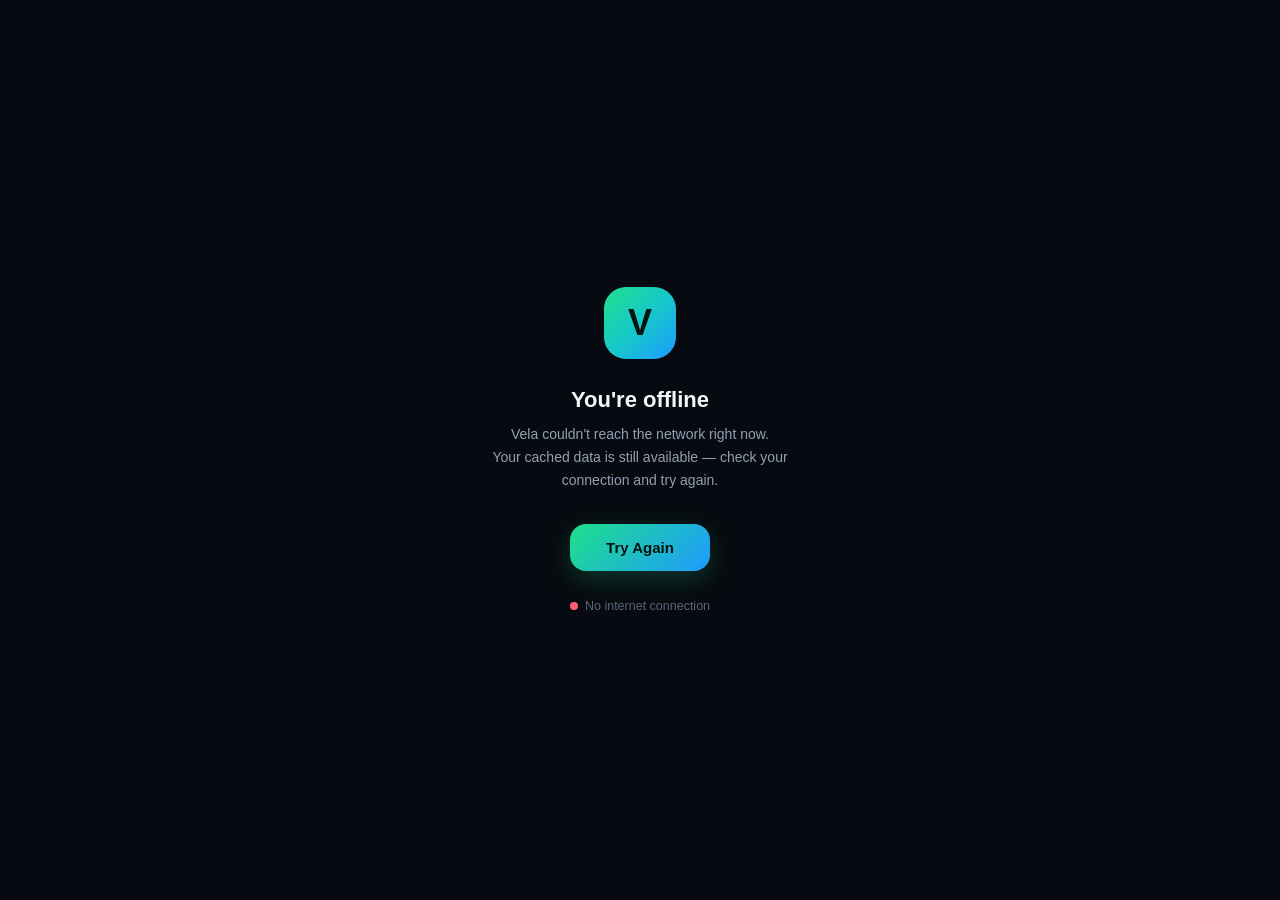
<file: offline.html>
<!DOCTYPE html>
<html lang="en">
<head>
  <meta charset="UTF-8">
  <meta name="viewport" content="width=device-width, initial-scale=1.0">
  <meta name="theme-color" content="#1FE08A">
  <title>Vela — Offline</title>
  <style>
    * { margin: 0; padding: 0; box-sizing: border-box; }
    body {
      background: #070B11;
      color: #F4F7FA;
      font-family: 'Inter', -apple-system, BlinkMacSystemFont, sans-serif;
      display: flex;
      align-items: center;
      justify-content: center;
      min-height: 100vh;
      text-align: center;
      padding: 24px;
    }
    .wrap { max-width: 340px; }
    .logo {
      width: 72px; height: 72px; border-radius: 22px;
      background: linear-gradient(135deg, #1FE08A, #16C9C9, #1E9BFF);
      display: flex; align-items: center; justify-content: center;
      margin: 0 auto 28px;
      font-size: 36px; font-weight: 800; color: #04140E;
    }
    h1 { font-size: 22px; font-weight: 700; margin-bottom: 10px; }
    p {
      color: #92A0B3; font-size: 14px;
      line-height: 1.65; margin-bottom: 32px;
    }
    .btn {
      display: inline-block;
      background: linear-gradient(135deg, #1FE08A, #1E9BFF);
      color: #04140E;
      border: none; border-radius: 16px;
      padding: 15px 36px;
      font-weight: 700; font-size: 15px;
      cursor: pointer;
      box-shadow: 0 8px 24px rgba(31,224,138,0.2);
      transition: .15s;
    }
    .btn:active { transform: scale(0.97); }
    .status {
      margin-top: 28px;
      display: flex; align-items: center; justify-content: center; gap: 7px;
      font-size: 12.5px; color: #5A6678;
    }
    .dot {
      width: 8px; height: 8px; border-radius: 50%;
      background: #FF5C72;
      animation: pulse 1.5s infinite;
    }
    @keyframes pulse { 0%,100%{opacity:.4;} 50%{opacity:1;} }
  </style>
</head>
<body>
  <div class="wrap">
    <div class="logo">V</div>
    <h1>You're offline</h1>
    <p>
      Vela couldn't reach the network right now.<br>
      Your cached data is still available — check your connection and try again.
    </p>
    <button class="btn" onclick="window.location.reload()">Try Again</button>
    <div class="status">
      <span class="dot"></span>
      <span id="statusText">No internet connection</span>
    </div>
  </div>
  <script>
    window.addEventListener('online', () => {
      document.getElementById('statusText').textContent = 'Back online! Redirecting…';
      document.querySelector('.dot').style.background = '#1FE08A';
      setTimeout(() => window.location.replace('/index.html'), 800);
    });
    window.addEventListener('offline', () => {
      document.getElementById('statusText').textContent = 'No internet connection';
      document.querySelector('.dot').style.background = '#FF5C72';
    });
  </script>
</body>
</html>
</file>
<file: style.css>
/* ====================== DESIGN TOKENS ====================== */
:root{
  --bg:#070B11;
  --bg-soft:#0A0F17;
  --bg-elevated:#0E1420;
  --surface:rgba(255,255,255,0.045);
  --surface-2:rgba(255,255,255,0.07);
  --surface-border:rgba(255,255,255,0.09);
  --surface-border-soft:rgba(255,255,255,0.06);
  --text-1:#F4F7FA;
  --text-2:#92A0B3;
  --text-3:#5A6678;
  --green:#1FE08A;
  --green-soft:#1FE08A33;
  --blue:#1E9BFF;
  --blue-soft:#1E9BFF33;
  --grad:linear-gradient(135deg,#1FE08A 0%, #16C9C9 45%, #1E9BFF 100%);
  --grad-soft:linear-gradient(135deg,rgba(31,224,138,0.16) 0%, rgba(30,155,255,0.16) 100%);
  --grad-text:linear-gradient(95deg,#3FF0A6 0%, #1E9BFF 100%);
  --amber:#FFB347;
  --red:#FF5C72;
  --radius-xl:28px;
  --radius-lg:22px;
  --radius-md:16px;
  --radius-sm:12px;
  --shadow-soft:0 10px 30px rgba(0,0,0,0.35);
  --shadow-glow:0 8px 24px rgba(31,224,138,0.18), 0 8px 24px rgba(30,155,255,0.12);
  --font-display:'Sora', sans-serif;
  --font-body:'Inter', sans-serif;
}

*{box-sizing:border-box; margin:0; padding:0;}
html,body{
  background:#02050A;
  font-family:var(--font-body);
  color:var(--text-1);
  -webkit-font-smoothing:antialiased;
}
::-webkit-scrollbar{width:0;height:0;}
button{font-family:inherit; cursor:pointer;}
input{font-family:inherit;}
a{color:inherit; text-decoration:none;}
.material-symbols-rounded{font-variation-settings:'FILL' 0,'wght' 400,'opsz' 20; line-height:1;}

/* ====================== PAGE / DEVICE STAGE ====================== */
.stage{
  min-height:100vh;
  width:100%;
  display:flex;
  flex-direction:column;
  align-items:center;
  justify-content:flex-start;
  gap:18px;
  padding:36px 16px 60px;
  background:
    radial-gradient(circle at 18% 8%, rgba(31,224,138,0.10), transparent 40%),
    radial-gradient(circle at 85% 15%, rgba(30,155,255,0.10), transparent 38%),
    radial-gradient(circle at 50% 100%, rgba(31,224,138,0.06), transparent 45%),
    #02050A;
}
.stage-header{
  text-align:center;
  max-width:480px;
}
.stage-header .brand{
  display:inline-flex; align-items:center; gap:10px;
  font-family:var(--font-display); font-weight:700; font-size:20px; letter-spacing:0.2px;
  margin-bottom:6px;
}
.stage-header .brand .mark{
  width:30px;height:30px;border-radius:9px;background:var(--grad);
  display:flex;align-items:center;justify-content:center;
  font-family:var(--font-display); font-weight:800; font-size:15px; color:#04150F;
  box-shadow:var(--shadow-glow);
}
.stage-header p{ color:var(--text-2); font-size:13px; line-height:1.6; }
.stage-header p .hint{color:var(--green);}

/* ====================== PHONE FRAME ====================== */
.phone-frame{
  position:relative;
  width:390px;
  height:844px;
  background:#000;
  border-radius:55px;
  padding:14px;
  box-shadow:
    0 0 0 1px rgba(255,255,255,0.06),
    0 30px 80px rgba(0,0,0,0.6),
    0 8px 30px rgba(31,224,138,0.06);
  flex-shrink:0;
}
.phone-screen-wrap{
  position:relative;
  width:100%;
  height:100%;
  background:var(--bg);
  border-radius:42px;
  overflow:hidden;
  box-shadow:inset 0 0 0 1px rgba(255,255,255,0.05);
}
.notch{
  position:absolute;
  top:14px; left:50%; transform:translateX(-50%);
  width:108px; height:30px;
  background:#000;
  border-radius:20px;
  z-index:50;
}
.status-bar{
  position:absolute; top:0; left:0; right:0;
  height:52px;
  display:flex; align-items:center; justify-content:space-between;
  padding:0 32px 0 28px;
  z-index:40;
  font-family:var(--font-body); font-weight:600; font-size:14px;
  color:var(--text-1);
  pointer-events:none;
}
.status-bar .icons{display:flex; align-items:center; gap:5px;}
.status-bar .icons .material-symbols-rounded{font-size:17px;}

/* ====================== SCREENS ENGINE ====================== */
.screens{
  position:relative;
  width:100%; height:100%;
}
.screen{
  position:absolute; top:0; left:0;
  width:100%; height:100%;
  background:var(--bg);
  opacity:0;
  transform:translateX(18px);
  pointer-events:none;
  transition:opacity .32s ease, transform .32s cubic-bezier(.2,.7,.2,1);
  display:flex; flex-direction:column;
  z-index:1;
}
.screen.active{
  opacity:1; transform:translateX(0);
  pointer-events:auto;
  z-index:5;
}
.screen-scroll{
  flex:1; overflow-y:auto; padding-bottom:24px;
  -ms-overflow-style:none;
}
.screen-content{
  padding:0 22px;
}
.top-pad{height:60px;}
.top-pad-sm{height:14px;}

/* ====================== TOP BAR ====================== */
.topbar{
  display:flex; align-items:center; justify-content:space-between;
  padding:62px 22px 10px;
}
.topbar h1{font-family:var(--font-display); font-size:19px; font-weight:700;}
.icon-btn{
  width:38px; height:38px; border-radius:13px;
  display:flex; align-items:center; justify-content:center;
  background:var(--surface); border:1px solid var(--surface-border);
  color:var(--text-1); transition:.15s;
}
.icon-btn:active{transform:scale(0.92); background:var(--surface-2);}
.icon-btn .material-symbols-rounded{font-size:20px;}
.icon-btn.dot::after{
  content:''; position:absolute; width:7px;height:7px;border-radius:50%;
  background:var(--green); margin-left:14px; margin-top:-22px;
  box-shadow:0 0 0 2px var(--bg);
}

/* ====================== GLASS / CARDS ====================== */
.glass{
  background:var(--surface);
  border:1px solid var(--surface-border);
  border-radius:var(--radius-lg);
  backdrop-filter:blur(18px);
  -webkit-backdrop-filter:blur(18px);
}
.card{
  background:var(--surface);
  border:1px solid var(--surface-border);
  border-radius:var(--radius-lg);
  padding:18px;
}
.section-title{
  display:flex; align-items:center; justify-content:space-between;
  margin:22px 0 12px;
}
.section-title h3{font-size:15px; font-weight:700; font-family:var(--font-display);}
.section-title .link{font-size:12.5px; color:var(--green); font-weight:600;}

/* ====================== BUTTONS ====================== */
.btn{
  width:100%;
  border:none; border-radius:18px;
  padding:17px 20px;
  font-family:var(--font-body); font-weight:700; font-size:15px;
  display:flex; align-items:center; justify-content:center; gap:8px;
  transition:.15s;
}
.btn:active{transform:scale(0.98);}
.btn-primary{
  background:var(--grad); color:#04140E;
  box-shadow:var(--shadow-glow);
}
.btn-secondary{
  background:var(--surface-2); color:var(--text-1); border:1px solid var(--surface-border);
}
.btn-ghost{
  background:transparent; color:var(--text-2); border:1px solid var(--surface-border);
}
.btn-danger{
  background:rgba(255,92,114,0.12); color:var(--red); border:1px solid rgba(255,92,114,0.3);
}
.btn-sm{padding:10px 16px; font-size:13px; border-radius:13px; width:auto;}
.btn[disabled]{opacity:.4; pointer-events:none;}

/* ====================== INPUTS ====================== */
.field{margin-bottom:14px;}
.field label{display:block; font-size:12.5px; color:var(--text-2); margin-bottom:7px; font-weight:600;}
.input-wrap{
  display:flex; align-items:center; gap:10px;
  background:var(--surface); border:1px solid var(--surface-border);
  border-radius:15px; padding:14px 15px;
  transition:.15s;
}
.input-wrap:focus-within{border-color:var(--green); box-shadow:0 0 0 3px rgba(31,224,138,0.12);}
.input-wrap .material-symbols-rounded{color:var(--text-3); font-size:19px;}
.input-wrap input{
  flex:1; background:transparent; border:none; outline:none;
  color:var(--text-1); font-size:14.5px; font-weight:500;
}
.input-wrap input::placeholder{color:var(--text-3); font-weight:400;}
.input-wrap .toggle-eye{color:var(--text-2); font-size:18px;}

/* ====================== TYPOGRAPHY HELPERS ====================== */
.grad-text{
  background:var(--grad-text); -webkit-background-clip:text; background-clip:text; color:transparent;
}
.muted{color:var(--text-2);}
.tiny{font-size:11.5px;}
.display-num{font-family:var(--font-display); font-weight:700; letter-spacing:-0.5px;}

/* ====================== BOTTOM NAV ====================== */
.bottom-nav{
  position:absolute; bottom:0; left:0; right:0;
  height:88px;
  display:flex; align-items:flex-start; justify-content:space-around;
  padding:14px 14px 0;
  background:rgba(7,11,17,0.78);
  border-top:1px solid var(--surface-border-soft);
  backdrop-filter:blur(20px); -webkit-backdrop-filter:blur(20px);
  z-index:30;
  opacity:0; pointer-events:none; transition:.25s;
}
.bottom-nav.show{opacity:1; pointer-events:auto;}
.nav-item{
  display:flex; flex-direction:column; align-items:center; gap:4px;
  color:var(--text-3); width:56px;
  background:transparent; border:none;
}
.nav-item .material-symbols-rounded{font-size:23px;}
.nav-item span.lbl{font-size:10.5px; font-weight:600;}
.nav-item.active{color:var(--green);}
.nav-item.center{
  margin-top:-26px;
  width:54px; height:54px; border-radius:18px;
  background:var(--grad);
  display:flex; align-items:center; justify-content:center;
  box-shadow:var(--shadow-glow);
}
.nav-item.center .material-symbols-rounded{color:#04140E; font-size:26px;}

/* ====================== BLOBS / GLOW ====================== */
.blob{
  position:absolute; border-radius:50%; filter:blur(50px); opacity:0.5; z-index:0;
  animation:float 9s ease-in-out infinite;
}
@keyframes float{
  0%,100%{transform:translate(0,0) scale(1);}
  50%{transform:translate(10px,-14px) scale(1.07);}
}
@keyframes pulse{
  0%,100%{opacity:.55;} 50%{opacity:1;}
}
@keyframes spin{ to{ transform:rotate(360deg); } }

/* ====================== MISC COMPONENTS ====================== */
.avatar{
  width:44px; height:44px; border-radius:14px;
  background:var(--grad); display:flex; align-items:center; justify-content:center;
  font-family:var(--font-display); font-weight:700; color:#04140E; font-size:15px;
  flex-shrink:0;
}
.row{display:flex; align-items:center; gap:12px;}
.row.between{justify-content:space-between;}
.divider{height:1px; background:var(--surface-border-soft); margin:14px 0;}

.switch{
  width:44px; height:26px; border-radius:14px; background:var(--surface-2);
  border:1px solid var(--surface-border); position:relative; flex-shrink:0;
  transition:.2s;
}
.switch::after{
  content:''; position:absolute; top:2px; left:2px; width:20px; height:20px; border-radius:50%;
  background:var(--text-2); transition:.2s;
}
.switch.on{background:var(--grad-soft); border-color:var(--green);}
.switch.on::after{left:20px; background:var(--green);}

.chip{
  display:inline-flex; align-items:center; gap:5px;
  padding:6px 11px; border-radius:20px; font-size:11.5px; font-weight:700;
  background:var(--surface-2); border:1px solid var(--surface-border); color:var(--text-2);
}
.chip.success{background:rgba(31,224,138,0.12); color:var(--green); border-color:rgba(31,224,138,0.25);}
.chip.pending{background:rgba(255,179,71,0.12); color:var(--amber); border-color:rgba(255,179,71,0.25);}
.chip.failed{background:rgba(255,92,114,0.12); color:var(--red); border-color:rgba(255,92,114,0.25);}

.list-item{
  display:flex; align-items:center; gap:13px; padding:13px 0; cursor:pointer;
}
.list-item .ic{
  width:44px; height:44px; border-radius:14px; display:flex; align-items:center; justify-content:center;
  background:var(--surface-2); flex-shrink:0;
}
.list-item .meta{flex:1; min-width:0;}
.list-item .meta .t1{font-size:14px; font-weight:600;}
.list-item .meta .t2{font-size:12px; color:var(--text-2); margin-top:2px;}
.list-item .end{text-align:right; flex-shrink:0;}
.list-item .end .v1{font-size:14px; font-weight:700; font-family:var(--font-display);}
.list-item .end .v2{font-size:11px; color:var(--text-2); margin-top:2px;}
.list-item:active{opacity:.7;}

.grid-4{display:grid; grid-template-columns:repeat(4,1fr); gap:14px 6px;}
.grid-3{display:grid; grid-template-columns:repeat(3,1fr); gap:14px 6px;}
.grid-icon-item{display:flex; flex-direction:column; align-items:center; gap:7px; text-align:center; background:none; border:none; color:var(--text-1);}
.grid-icon-item .ic{
  width:54px; height:54px; border-radius:18px;
  display:flex; align-items:center; justify-content:center;
  background:var(--surface); border:1px solid var(--surface-border);
  font-size:24px;
}
.grid-icon-item span.lbl{font-size:11px; font-weight:600; color:var(--text-2); line-height:1.3;}
.grid-icon-item:active .ic{transform:scale(0.93); background:var(--surface-2);}

.bottom-sheet-overlay{
  position:absolute; inset:0; background:rgba(2,5,10,0.6);
  z-index:60; opacity:0; pointer-events:none; transition:.25s;
}
.bottom-sheet-overlay.show{opacity:1; pointer-events:auto;}
.bottom-sheet{
  position:absolute; left:0; right:0; bottom:0;
  background:var(--bg-elevated);
  border-top:1px solid var(--surface-border);
  border-radius:26px 26px 0 0;
  padding:10px 22px 28px;
  transform:translateY(100%);
  transition:.32s cubic-bezier(.2,.8,.2,1);
  z-index:61;
  max-height:80%;
  overflow-y:auto;
}
.bottom-sheet-overlay.show .bottom-sheet{transform:translateY(0);}
.sheet-handle{width:36px; height:4px; border-radius:3px; background:var(--surface-border); margin:8px auto 16px;}

.toast{
  position:absolute; top:60px; left:22px; right:22px;
  background:var(--bg-elevated); border:1px solid var(--surface-border);
  border-radius:16px; padding:14px 16px; display:flex; align-items:center; gap:10px;
  box-shadow:var(--shadow-soft); z-index:80;
  transform:translateY(-120%); transition:.3s cubic-bezier(.2,.8,.2,1);
}
.toast.show{transform:translateY(0);}
.toast .material-symbols-rounded{color:var(--green); font-size:20px;}
.toast .tt{font-size:13px; font-weight:600;}

/* progress / pin / otp */
.pin-dots{display:flex; gap:16px; justify-content:center; margin:30px 0;}
.pin-dots .d{width:16px; height:16px; border-radius:50%; border:1.5px solid var(--surface-border); background:transparent; transition:.15s;}
.pin-dots .d.filled{background:var(--grad); border-color:transparent;}
.keypad{display:grid; grid-template-columns:repeat(3,1fr); gap:8px; padding:0 10px;}
.keypad button{
  background:var(--surface); border:1px solid var(--surface-border-soft); border-radius:18px;
  height:64px; font-size:21px; font-weight:600; color:var(--text-1); font-family:var(--font-display);
}
.keypad button:active{background:var(--surface-2);}
.keypad button.fn{background:transparent; border:none; color:var(--text-2);}

.otp-row{display:flex; gap:10px; justify-content:center; margin:26px 0;}
.otp-row input{
  width:46px; height:56px; text-align:center; font-size:21px; font-weight:700;
  background:var(--surface); border:1.5px solid var(--surface-border); border-radius:15px;
  color:var(--text-1); font-family:var(--font-display); outline:none;
}
.otp-row input:focus{border-color:var(--green); box-shadow:0 0 0 3px rgba(31,224,138,0.12);}

.progress-bar{height:6px; border-radius:4px; background:var(--surface-2); overflow:hidden;}
.progress-bar .fill{height:100%; background:var(--grad); border-radius:4px;}

.dots-indicator{display:flex; gap:6px; justify-content:center;}
.dots-indicator .dd{width:7px; height:7px; border-radius:50%; background:var(--surface-border);}
.dots-indicator .dd.on{width:20px; background:var(--grad);}

::placeholder{color:var(--text-3);}
</file>
